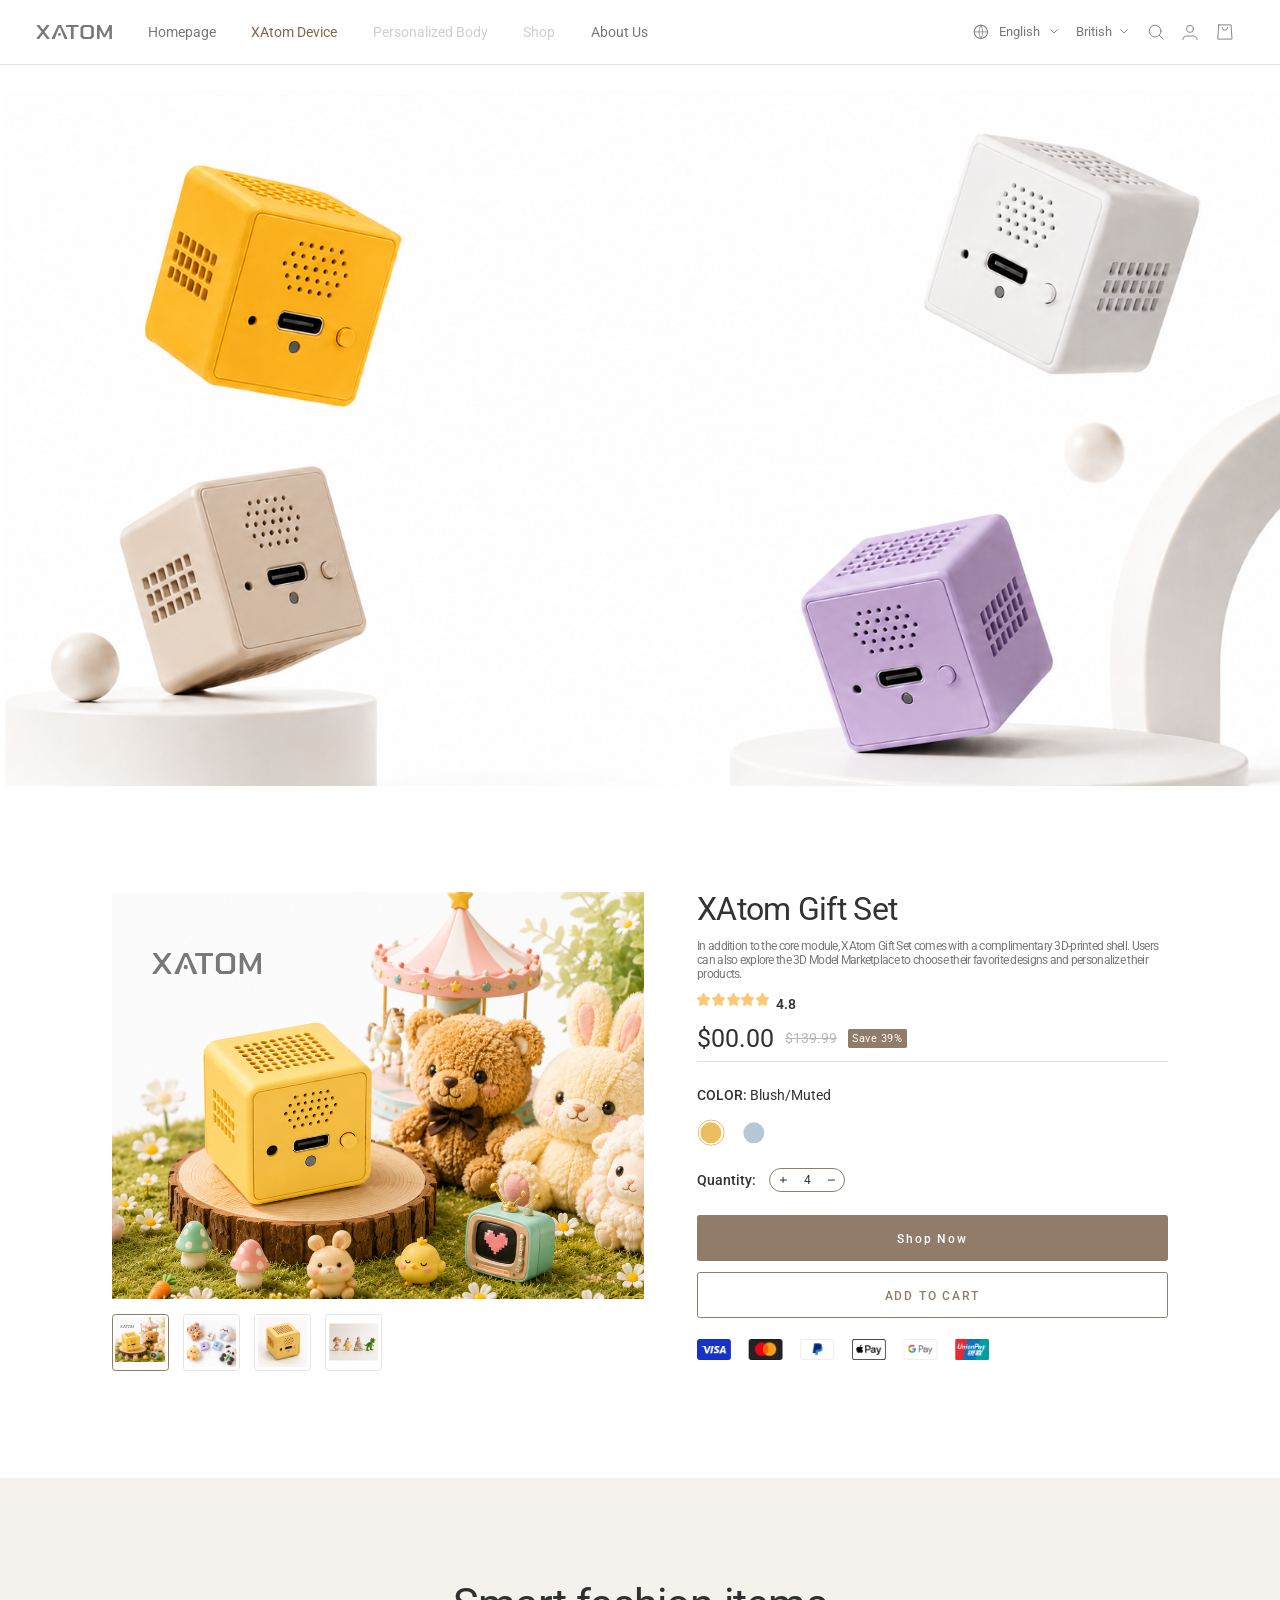
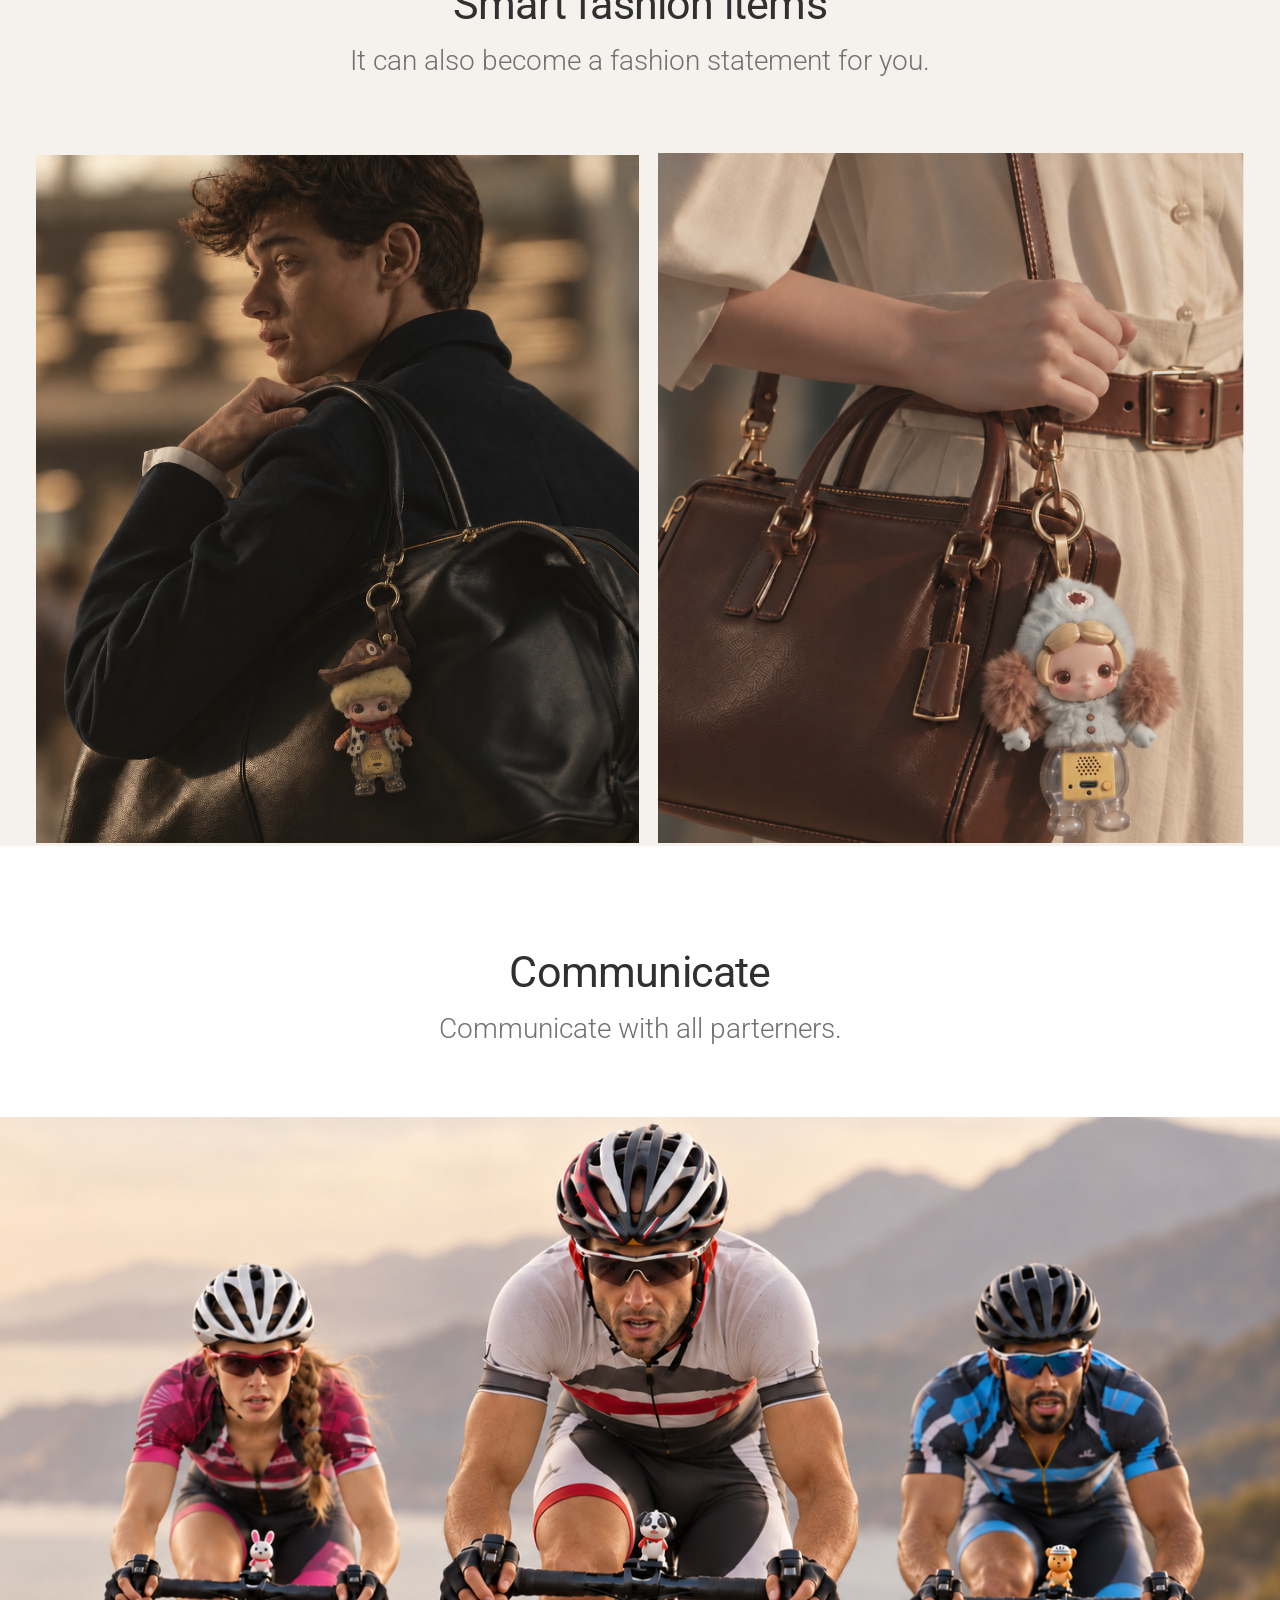
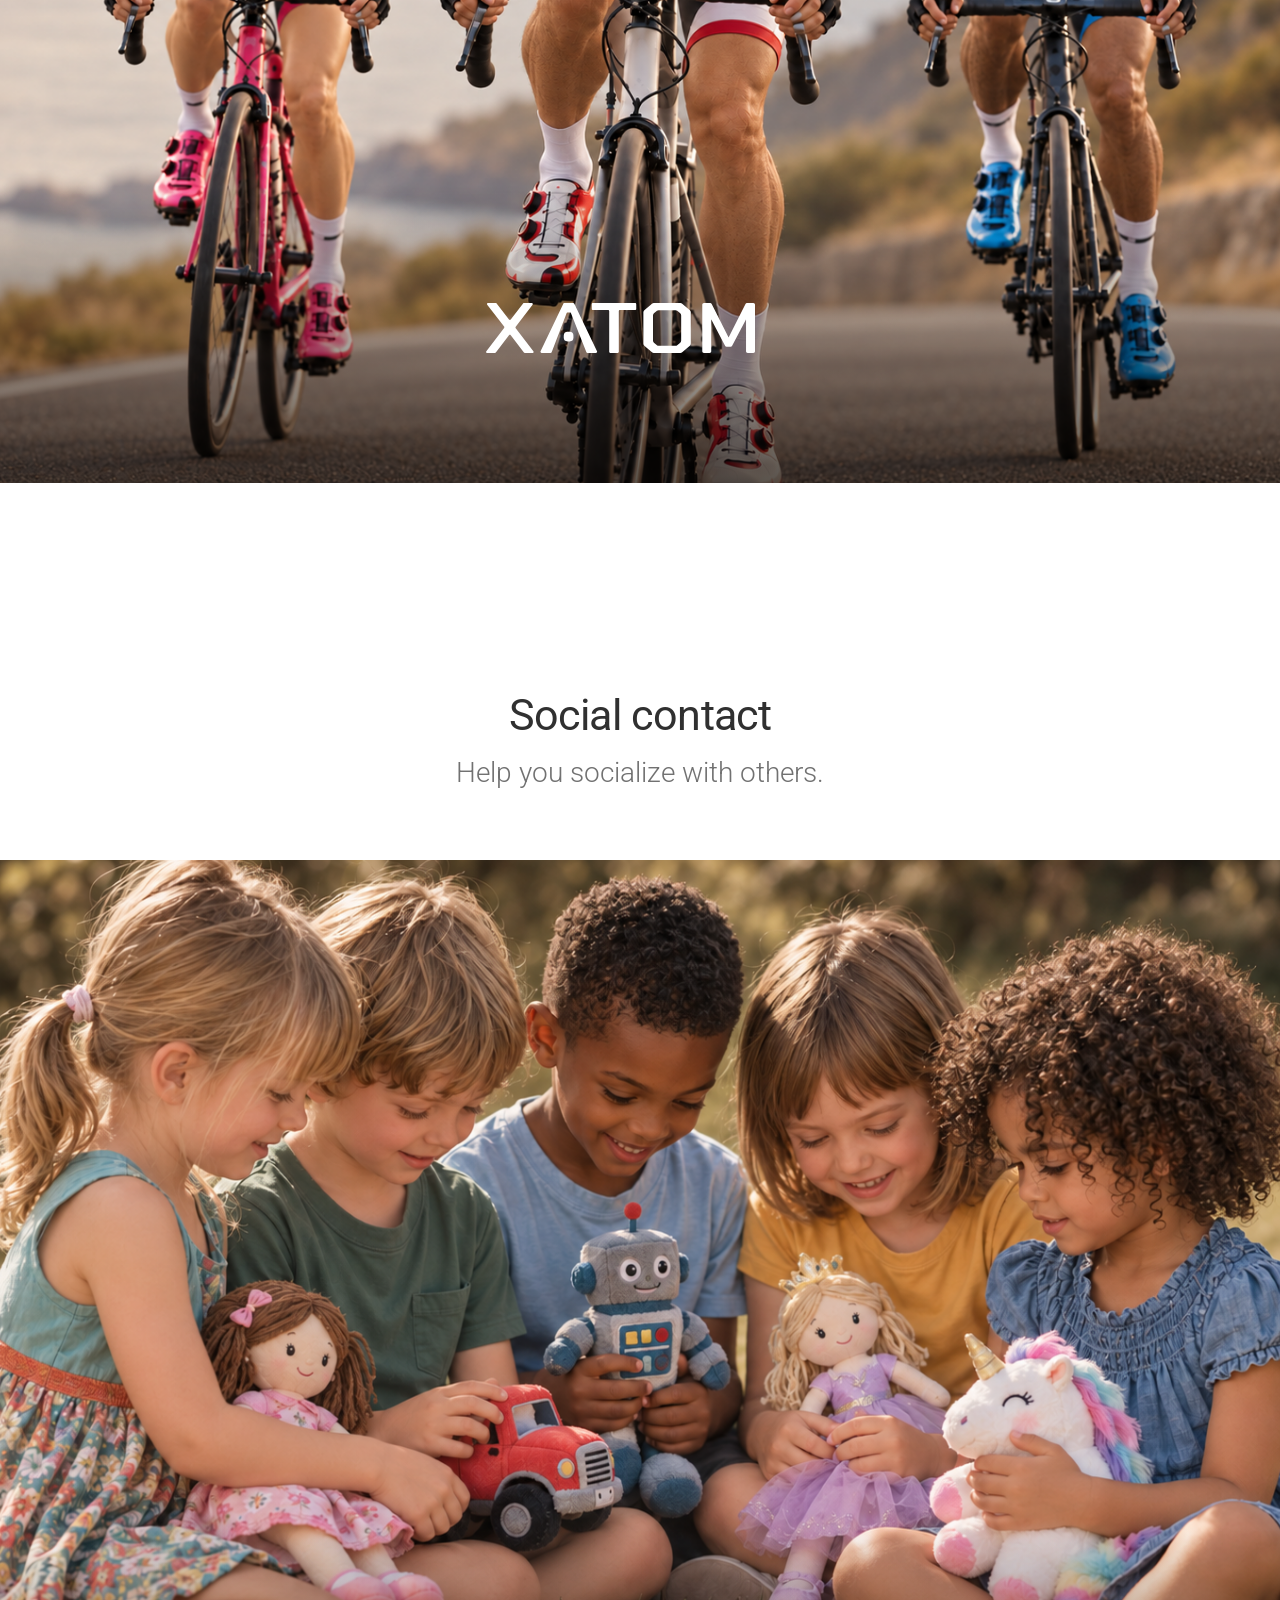
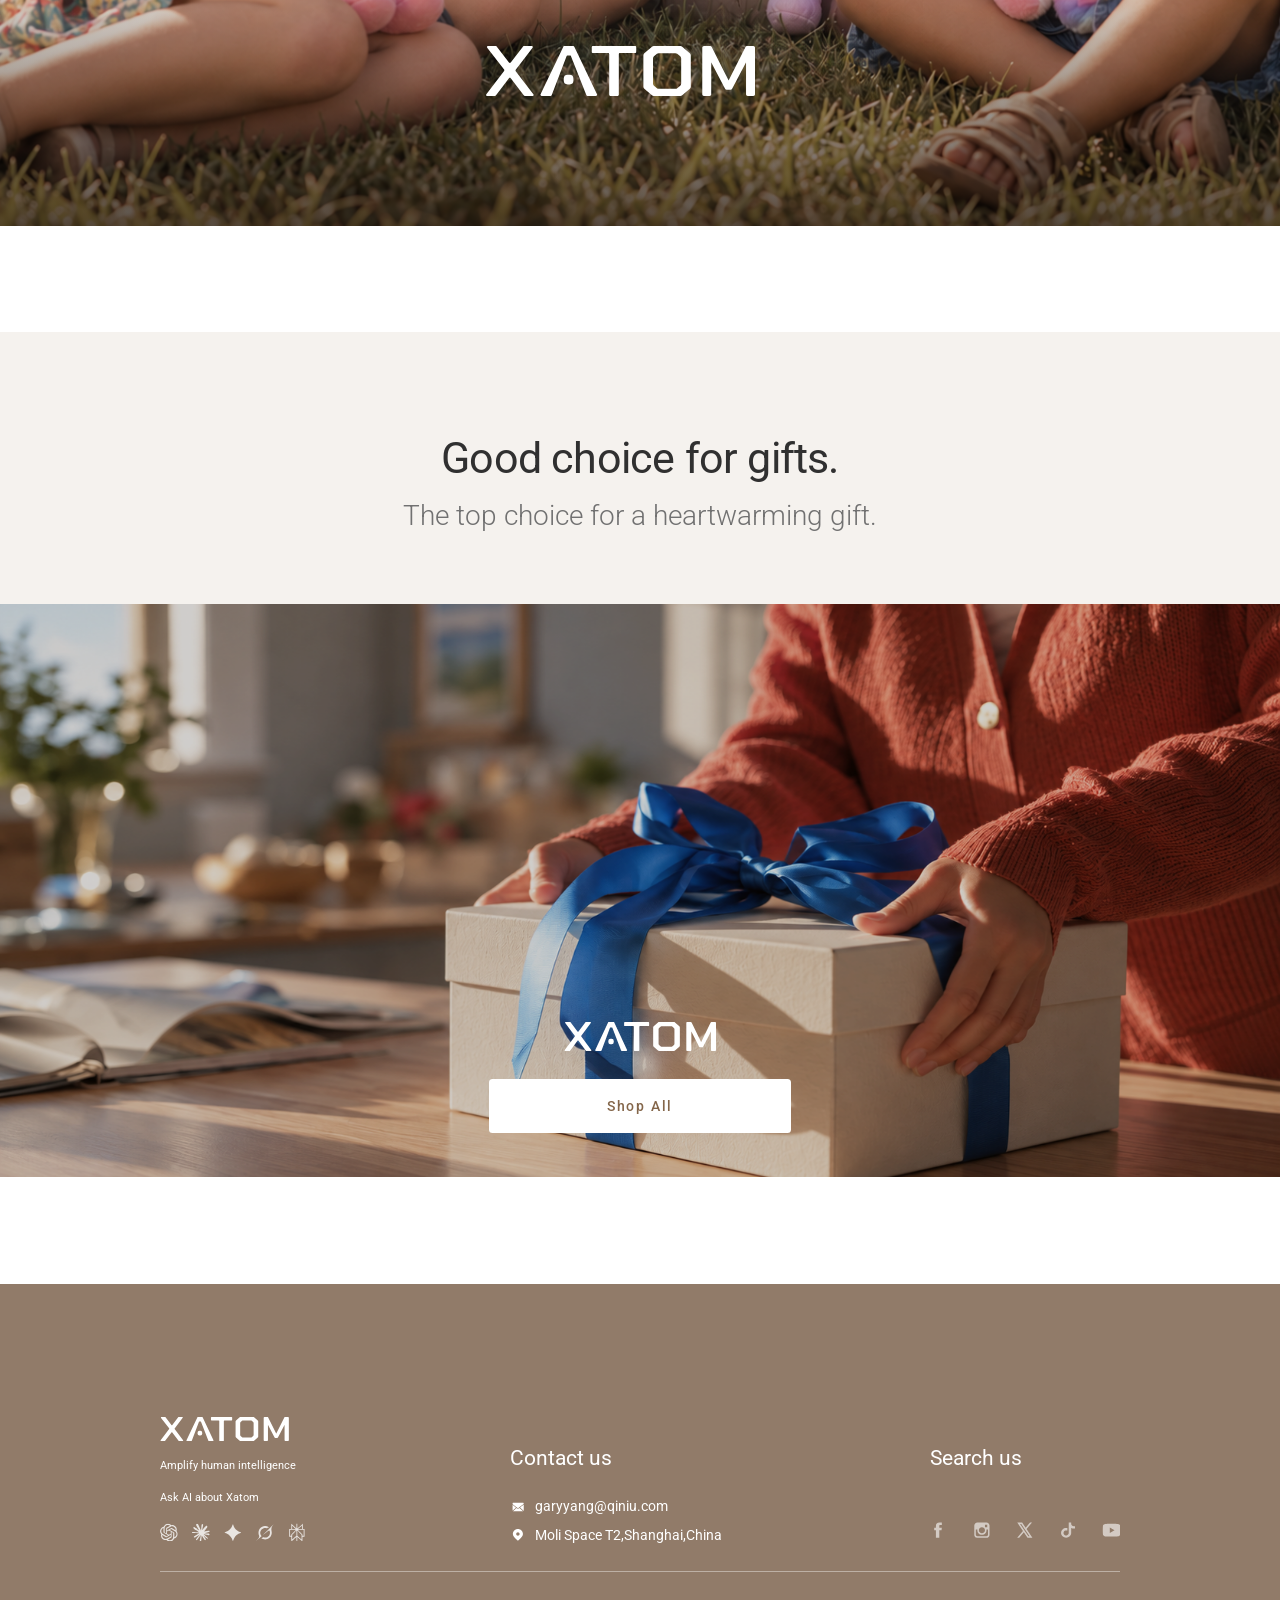
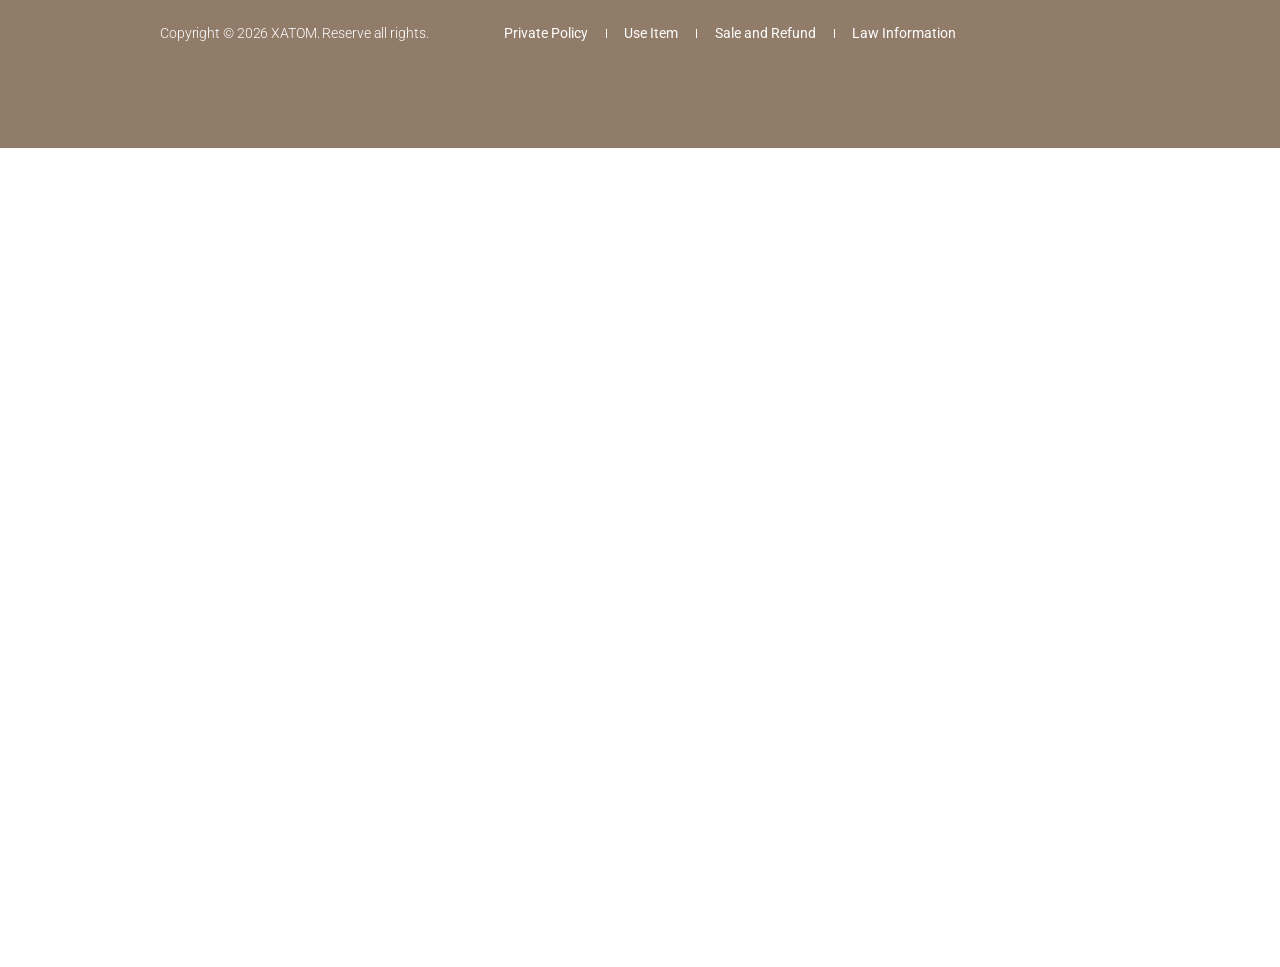
<file: xatom-device.html>
<!doctype html>
<html lang="en">
<head>
  <meta charset="UTF-8" />
  <meta name="viewport" content="width=device-width, initial-scale=1.0" />
  <script>
    (() => {
      const width = Number(new URLSearchParams(window.location.search).get('mobile-preview'));
      if (Number.isFinite(width) && width >= 320 && width <= 767) {
        document.documentElement.dataset.mobilePreview = '';
        document.documentElement.style.setProperty('--mobile-preview-width', `${width}px`);
      }
    })();
  </script>
  <title>XATOM Device</title>
  <link rel="stylesheet" href="product.css?v=site-language-1" />
  <link rel="stylesheet" href="footer.css?v=live-language-3" />
  <link rel="stylesheet" href="mobile-navigation.css?v=site-language-1" />
  <link rel="stylesheet" href="scroll-motion.css?v=2" />
  <style>
    html[data-mobile-preview]{min-width:0;background:#171717}
    html[data-mobile-preview] body.product-body{
      width:var(--mobile-preview-width);
      min-width:0;
      max-width:var(--mobile-preview-width);
      margin:0 auto;
      overflow-x:hidden;
      box-shadow:0 20px 60px rgba(0,0,0,.45);
    }
  </style>
  <link rel="stylesheet" href="language-picker.css?v=header-language-icon-1" />
  <link rel="stylesheet" href="product-purchase.css?v=mobile-spacing-6" />
</head>
<body class="product-body">
  <header class="mobile-site-nav" data-mobile-nav>
    <div class="mobile-site-header-row">
      <a class="mobile-site-wordmark" href="index.html#home" aria-label="XATOM home"><img src="assets/xatom-logo.svg" alt="" /></a>
      <nav class="mobile-site-actions" aria-label="Quick actions">
        <div class="mobile-header-language language-picker" data-language-picker><button class="language-trigger" type="button" data-language-trigger aria-label="Select language" aria-haspopup="menu" aria-expanded="false"><svg class="language-icon" viewBox="0 0 24 24" aria-hidden="true"><circle cx="12" cy="12" r="9" /><path d="M3 12h18M12 3a18 18 0 0 1 0 18 18 18 0 0 1 0-18Z" /></svg><span class="locale-label">English</span></button><div class="language-menu" role="menu" aria-label="Language" hidden><button type="button" role="menuitemradio" data-language-choice="en" aria-checked="true" lang="en">English</button><button type="button" role="menuitemradio" data-language-choice="zh-CN" aria-checked="false" lang="zh-CN">中文</button></div></div>
        <a class="mobile-site-action" href="#search" aria-label="Search"><svg viewBox="0 0 18 18" aria-hidden="true"><path d="M12.336 12.336C14.97 9.701 15.018 5.477 12.442 2.901C9.866.325 5.642.373 3.007 3.007.373 5.642.325 9.866 2.901 12.442 5.477 15.018 9.701 14.97 12.336 12.336ZM12.336 12.336 17 17"/></svg></a>
        <a class="mobile-site-action" href="#cart" aria-label="Cart, 0 items"><svg viewBox="0 0 20 18" aria-hidden="true"><path d="M3 1h14l1 16H2L3 1Z"/><path d="M7 4a3 3 0 0 0 6 0"/></svg><span class="mobile-site-cart-count" aria-hidden="true">0</span></a>
      </nav>
      <button class="mobile-site-menu-toggle" type="button" aria-expanded="false" aria-controls="product-mobile-menu" aria-label="Open menu" data-mobile-nav-toggle><span class="mobile-site-menu-label">Menu</span><span class="mobile-site-menu-icon" aria-hidden="true"><i></i><i></i><i></i></span></button>
    </div>
    <div class="mobile-site-menu-panel" id="product-mobile-menu" data-mobile-nav-panel>
      <nav class="mobile-site-main-nav" aria-label="Primary navigation"><a href="index.html#home">Homepage</a><a class="is-active" href="xatom-device.html" aria-current="page">XAtom Device</a><a class="is-disabled" aria-disabled="true" tabindex="-1">Personalized Body</a><a class="is-disabled" aria-disabled="true" tabindex="-1">Shop</a><a href="about-us.html">About Us</a></nav>
      <div class="mobile-site-divider" aria-hidden="true"></div>
      <nav class="mobile-site-utilities" aria-label="Utility navigation">
        <a class="mobile-site-utility has-chevron" href="#login"><svg viewBox="0 0 18 17" aria-hidden="true"><path d="M9 9a4 4 0 1 0 0-8 4 4 0 0 0 0 8Z"/><path d="M1 17c0-2.2 1.8-4 4-4h8c2.2 0 4 1.8 4 4"/></svg><span>Account</span></a>
        <a class="mobile-site-utility" href="#search"><svg viewBox="0 0 18 18" aria-hidden="true"><path d="M12.336 12.336C14.97 9.701 15.018 5.477 12.442 2.901C9.866.325 5.642.373 3.007 3.007.373 5.642.325 9.866 2.901 12.442 5.477 15.018 9.701 14.97 12.336 12.336ZM12.336 12.336 17 17"/></svg><span>Search</span></a>
        <a class="mobile-site-utility" href="#cart"><svg viewBox="0 0 20 18" aria-hidden="true"><path d="M3 1h14l1 16H2L3 1Z"/><path d="M7 4a3 3 0 0 0 6 0"/></svg><span>Cart</span></a>
        <div class="mobile-site-utility product-mobile-language language-picker" data-language-picker><button class="language-trigger" type="button" data-language-trigger aria-label="Select language" aria-haspopup="menu" aria-expanded="false"><span class="locale-label">Language: English</span><svg class="language-picker-chevron" viewBox="0 0 9 6" aria-hidden="true"><path d="M.75.75 4.5 4.5 8.25.75" /></svg></button><div class="language-menu" role="menu" aria-label="Language" hidden><button type="button" role="menuitemradio" data-language-choice="en" aria-checked="true" lang="en">English</button><button type="button" role="menuitemradio" data-language-choice="zh-CN" aria-checked="false" lang="zh-CN">中文</button></div></div>
      </nav>
    </div>
  </header>
  <main class="product-page">
    <header class="product-nav">
      <div class="product-primary-links">
        <a class="product-wordmark" href="index.html#home" aria-label="XATOM home">
          <img src="assets/xatom-logo.svg" alt="XATOM" />
        </a>
        <nav class="product-main-nav" aria-label="Primary navigation">
          <a href="index.html#home">Homepage</a>
          <a class="is-active" href="xatom-device.html" aria-current="page">XAtom Device</a>
          <a class="is-disabled" aria-disabled="true" tabindex="-1">Personalized Body</a>
          <a class="is-disabled" aria-disabled="true" tabindex="-1">Shop</a>
          <a href="about-us.html">About Us</a>
        </nav>
      </div>
      <nav class="product-tools" aria-label="Utility navigation">
        <div class="product-locale language-picker" data-language-picker><button class="language-trigger" type="button" data-language-trigger aria-label="Select language" aria-haspopup="menu" aria-expanded="false"><svg class="language-icon" viewBox="0 0 24 24" aria-hidden="true"><circle cx="12" cy="12" r="9" /><path d="M3 12h18M12 3a18 18 0 0 1 0 18 18 18 0 0 1 0-18Z" /></svg><span class="locale-label">English</span><svg class="language-picker-chevron" viewBox="0 0 9 6" aria-hidden="true"><path d="M.75.75 4.5 4.5 8.25.75" /></svg></button><div class="language-menu" role="menu" aria-label="Language" hidden><button type="button" role="menuitemradio" data-language-choice="en" aria-checked="true" lang="en">English</button><button type="button" role="menuitemradio" data-language-choice="zh-CN" aria-checked="false" lang="zh-CN">中文</button></div></div>
        <button class="product-locale" type="button"><span>British</span><svg viewBox="0 0 9 6" aria-hidden="true"><path d="M.75.75 4.5 4.5 8.25.75" /></svg></button>
        <a class="product-tool-icon" href="#search" aria-label="Search"><svg viewBox="0 0 18 18" aria-hidden="true"><circle cx="8" cy="8" r="6.6"/><path d="m12.7 12.7 4.3 4.3"/></svg></a>
        <a class="product-tool-icon" href="#login" aria-label="Login"><svg viewBox="0 0 18 17" aria-hidden="true"><circle cx="9" cy="5" r="4"/><path d="M1 17c0-2.2 1.8-4 4-4h8c2.2 0 4 1.8 4 4"/></svg></a>
        <a class="product-tool-icon product-bag" href="#cart" aria-label="Cart"><svg viewBox="0 0 20 18" aria-hidden="true"><path d="M3 1h14l1 16H2L3 1Z"/><path d="M7 4a3 3 0 0 0 6 0"/></svg></a>
      </nav>
    </header>

    <section class="product-hero has-video" aria-labelledby="product-hero-title">
      <picture><source media="(max-width:767px)" srcset="assets/device/hero-mobile.png" /><img class="product-hero-image" src="assets/device/hero.png" alt="XATOM AI assistant in four colours" /></picture>
      <video class="product-hero-video" muted autoplay playsinline preload="metadata" aria-hidden="true" tabindex="-1"><source src="assets/device/product-hero-animation.m4v" type="video/mp4" /></video>
      <div class="product-hero-copy">
        <h1 id="product-hero-title">Physical Muse AI assistant</h1>
        <p>Compact, portable AI agents with instant access to intelligent capabilities.</p>
      </div>
    </section>

    <section class="product-purchase" id="product" aria-labelledby="product-title">
      <div class="purchase-layout">
        <div class="product-gallery">
          <div class="product-main-image" role="group" aria-label="Product images">
            <div data-gallery-view="gift" id="product-gallery-view-gift"><div class="gallery-view gallery-view-gift"><div class="gift-scene-window"><img src="assets/device/gift-set/gift-scene.png" alt="XATOM gift set with companion shells" /></div><img class="gift-scene-brand" src="assets/device/gift-set/wordmark.svg" alt="XATOM" /></div></div>
            <div class="gallery-view gallery-view-casings" data-gallery-view="casings" id="product-gallery-view-casings" hidden><img class="gallery-photo" src="assets/device/gift-set/casings.png" alt="Personalized XATOM casings" /><img class="gallery-casings-brand" src="assets/device/gift-set/wordmark.svg" alt="XATOM" /></div>
            <div class="gallery-view gallery-view-device" data-gallery-view="device" id="product-gallery-view-device" hidden><img class="gallery-photo" src="assets/device/gift-set/device.png" alt="Yellow XATOM device" /><p class="gallery-caption">XAtom core ai hardware</p></div>
            <div class="gallery-view gallery-view-characters" data-gallery-view="characters" id="product-gallery-view-characters" hidden><img class="gallery-photo" src="assets/device/gift-set/characters.png" alt="XATOM character shell collection" /><p class="gallery-caption">Free 3D-Printed Case Included</p></div>
          </div>
          <div class="product-thumbnails" aria-label="Product thumbnails">
            <button class="is-selected" type="button" data-gallery-target="gift" aria-label="View gift set" aria-controls="product-gallery-view-gift" aria-current="true"><span class="product-thumbnail-crop"><span class="gift-thumbnail-art"><div class="gallery-view gallery-view-gift"><div class="gift-scene-window"><img src="assets/device/gift-set/gift-scene.png" alt="XATOM gift set with companion shells" /></div><img class="gift-scene-brand" src="assets/device/gift-set/wordmark.svg" alt="XATOM" /></div></span></span></button>
            <button type="button" data-gallery-target="casings" aria-label="View personalized casings" aria-controls="product-gallery-view-casings" aria-current="false"><span class="product-thumbnail-crop thumbnail-casings"><img src="assets/device/gift-set/casings.png" alt="" /></span></button>
            <button type="button" data-gallery-target="device" aria-label="View yellow XATOM device" aria-controls="product-gallery-view-device" aria-current="false"><span class="product-thumbnail-crop thumbnail-device"><img src="assets/device/gift-set/device.png" alt="" /></span></button>
            <button type="button" data-gallery-target="characters" aria-label="View character shell collection" aria-controls="product-gallery-view-characters" aria-current="false"><span class="product-thumbnail-crop thumbnail-characters"><img src="assets/device/gift-set/characters.png" alt="" /></span></button>
          </div>
        </div>
        <div class="product-details">
          <div class="product-meta">
            <h2 id="product-title">XAtom Gift Set</h2>
            <p class="product-description">In addition to the core module, XAtom Gift Set comes with a complimentary 3D-printed shell. Users can also explore the 3D Model Marketplace to choose their favorite designs and personalize their products.</p>
            <div class="rating">
              <span class="stars" aria-label="5 out of 5 stars">
                <img src="assets/device/product-star.svg" alt="" /><img src="assets/device/product-star.svg" alt="" /><img src="assets/device/product-star.svg" alt="" /><img src="assets/device/product-star.svg" alt="" /><img src="assets/device/product-star.svg" alt="" />
              </span>
              <strong>4.8</strong>
            </div>
            <div class="price"><span class="price-label">Price:</span><strong>$00.00</strong><del>$139.99</del><span class="price-discount">Save 39%</span></div>
          </div>
          <div class="colour-picker">
            <strong>COLOR: <span data-colour-name>Blush/Muted</span></strong>
            <div><button class="yellow is-selected" type="button" aria-label="Blush/Muted" aria-pressed="true" data-colour="Blush/Muted"></button><button class="blue" type="button" aria-label="Mist Blue" aria-pressed="false" data-colour="Mist Blue"></button></div>
          </div>
          <div class="quantity-picker">
            <strong>Quantity:</strong>
            <div class="quantity-control" role="group" aria-label="Quantity">
              <button type="button" aria-label="Increase quantity" data-quantity-increase></button>
              <output aria-live="polite" data-quantity-value>4</output>
              <button type="button" aria-label="Decrease quantity" data-quantity-decrease></button>
            </div>
          </div>
          <div class="purchase-actions"><button type="button">Shop Now</button><button type="button">ADD TO CART</button></div>
          <img class="payment-methods" src="assets/device/payment-methods.png" alt="Visa, Mastercard, PayPal, Apple Pay, Google Pay and UnionPay" />
        </div>
      </div>
    </section>

    <div class="product-lower-content">
    <section class="product-feature product-size product-feature-fashion" aria-labelledby="fashion-style-title">
      <div class="feature-heading">
        <h2 id="fashion-style-title">Smart fashion items</h2>
        <p>It can also become a fashion statement for you.</p>
      </div>
      <div class="fashion-images">
        <figure class="fashion-image fashion-image-left">
          <img src="assets/device/figma-fashion-left.png" alt="XATOM character charm attached to a black bag" />
        </figure>
        <figure class="fashion-image fashion-image-right">
          <img src="assets/device/figma-fashion-right.png" alt="XATOM character charm attached to a brown handbag" />
        </figure>
      </div>
    </section>

    <section class="product-feature product-fashion product-feature-scene product-feature-communicate" aria-labelledby="communicate-title">
      <div class="feature-heading">
        <h2 id="communicate-title">Communicate</h2>
        <p>Communicate with all parterners.</p>
      </div>
      <div class="feature-scene-visual">
        <img class="feature-scene-image" src="assets/device/figma-communicate.png" alt="Three cyclists riding together" />
        <div class="feature-scene-gradient" aria-hidden="true"></div>
        <img class="feature-scene-brand" src="assets/device/figma-xatom-white.svg" alt="XATOM" />
      </div>
    </section>

    <section class="product-feature product-ways product-feature-scene product-feature-social" aria-labelledby="social-title">
      <div class="feature-heading">
        <h2 id="social-title">Social contact</h2>
        <p>Help you socialize with others.</p>
      </div>
      <div class="feature-scene-visual">
        <img class="feature-scene-image" src="assets/device/figma-social-contact.png" alt="Children playing together with toys" />
        <div class="feature-scene-gradient" aria-hidden="true"></div>
        <img class="feature-scene-brand" src="assets/device/figma-xatom-white.svg" alt="XATOM" />
      </div>
    </section>

    <section class="product-feature product-gift-set product-gift-heading" aria-labelledby="gift-set-title">
      <div class="feature-heading">
        <h2 id="gift-set-title">Good choice for gifts.</h2>
        <p>The top choice for a heartwarming gift.</p>
      </div>
    </section>

    <section class="personalized-banner" id="personalized-gifts" aria-labelledby="personalized-title">
      <img class="personalized-image" src="assets/device/figma-gifts.png" alt="A gift box tied with a blue ribbon" />
      <div class="personalized-overlay"></div>
      <div class="personalized-copy">
        <h2 id="personalized-title" class="visually-hidden">Good choice for gifts</h2>
        <img class="personalized-brand" src="assets/device/figma-xatom-white-small.svg" alt="XATOM" />
        <a href="#collections">Shop All</a>
      </div>
    </section>


    </div>
    <footer class="product-footer site-footer" id="site-footer">
      <div class="site-footer-inner">
        <div class="site-footer-top">
          <div class="site-footer-brand">
            <img class="site-footer-logo" src="assets/xatom-logo.svg" alt="XATOM" />
            <p>Amplify human intelligence</p>
            <p>Ask AI about Xatom</p>
            <div class="site-footer-ai" aria-label="AI services">
              <span class="site-footer-sprite" style="--sprite-x:180px;--sprite-y:273px"><img src="assets/footer.svg" alt="" /></span>
              <span class="site-footer-sprite" style="--sprite-x:216px;--sprite-y:273px"><img src="assets/footer.svg" alt="" /></span>
              <span class="site-footer-sprite" style="--sprite-x:252px;--sprite-y:273px"><img src="assets/footer.svg" alt="" /></span>
              <span class="site-footer-sprite" style="--sprite-x:288px;--sprite-y:273px"><img src="assets/footer.svg" alt="" /></span>
              <span class="site-footer-sprite" style="--sprite-x:324px;--sprite-y:273px"><img src="assets/footer.svg" alt="" /></span>
            </div>
          </div>
          <div class="site-footer-column site-footer-contact">
            <h2>Contact us</h2>
            <a href="mailto:garyyang@qiniu.com"><span class="site-footer-sprite mail-icon" style="--sprite-x:576px;--sprite-y:246.565px"><img src="assets/footer.svg" alt="" /></span><span>garyyang@qiniu.com</span></a>
            <p><span class="site-footer-sprite" style="--sprite-x:573.5px;--sprite-y:273px"><img src="assets/footer.svg" alt="" /></span><span>Moli Space T2,Shanghai,China</span></p>
          </div>
          <div class="site-footer-column site-footer-social">
            <h2>Search us</h2>
            <div class="site-footer-social-links">
              <a href="#facebook" aria-label="Facebook"><span class="site-footer-sprite" style="--sprite-x:1052px;--sprite-y:268px"><img src="assets/footer.svg" alt="" /></span></a>
              <a href="#instagram" aria-label="Instagram"><span class="site-footer-sprite" style="--sprite-x:1097px;--sprite-y:268px"><img src="assets/footer.svg" alt="" /></span></a>
              <a href="#x" aria-label="X"><span class="site-footer-sprite" style="--sprite-x:1143px;--sprite-y:268px"><img src="assets/footer.svg" alt="" /></span></a>
              <a href="#tiktok" aria-label="TikTok"><span class="site-footer-sprite" style="--sprite-x:1188px;--sprite-y:268px"><img src="assets/footer.svg" alt="" /></span></a>
              <a href="#youtube" aria-label="YouTube"><span class="site-footer-sprite" style="--sprite-x:1235px;--sprite-y:268px"><img src="assets/footer.svg" alt="" /></span></a>
            </div>
          </div>
        </div>
        <div class="site-footer-bottom">
          <p>Copyright © 2026 XATOM. Reserve all rights.</p>
          <nav class="site-footer-legal" aria-label="Legal navigation">
            <a href="#privacy">Private Policy</a><i aria-hidden="true"></i>
            <a href="#terms">Use Item</a><i aria-hidden="true"></i>
            <a href="#refunds">Sale and Refund</a><i aria-hidden="true"></i>
            <a href="#legal">Law Information</a>
          </nav>
        </div>
      </div>
    </footer>
  </main>
  <script src="product.js?v=gallery-captions-2"></script>
  <script src="mobile-navigation.js?v=site-language-1" defer></script>
  <script src="site-language.js?v=header-language-icon-1" defer></script>
  <script src="scroll-motion.js?v=5-product-figma-features" defer></script>
</body>
</html>
</file>
<file: product.css>
*{box-sizing:border-box}
html{scroll-behavior:smooth}
@font-face{font-family:"Roboto";src:url("assets/fonts/Roboto-Variable.ttf") format("truetype");font-weight:100 900;font-style:normal;font-display:swap}
@font-face{font-family:"Outfit";src:url("assets/fonts/Outfit-Variable.ttf") format("truetype");font-weight:100 900;font-style:normal;font-display:swap}
body{margin:0;width:1440px;min-width:1440px;background:#fff;color:#303030;font-family:Roboto,Arial,Helvetica,sans-serif;zoom:var(--product-preview-scale,1)}
button,a{font:inherit}
.product-page{position:relative;width:1440px;height:8926px;background:#fff;overflow:hidden}
.product-nav{position:absolute;z-index:20;left:0;top:0;width:1440px;height:72px;padding:14px 40px;display:flex;align-items:center;justify-content:space-between;gap:0;background:#fff;box-shadow:0 1px 0 #e0e0e0}
.product-primary-links{width:calc(100% - 318px);min-width:0;height:28px;display:flex;align-items:center;gap:40px}
.product-wordmark{display:flex;align-items:center;width:86px;height:16px;flex:0 0 86px}
.product-wordmark img{display:block;width:86px;height:16px}
.product-main-nav{height:28px;display:flex;align-items:center;gap:40px;flex:1 1 auto;min-width:0}
.product-main-nav a{height:28px;color:#787878;text-decoration:none;font-size:16px;line-height:28px;white-space:nowrap}
.product-main-nav a.is-active,.product-main-nav a[aria-current="page"],.product-main-nav a:hover,.product-main-nav a:focus-visible{color:#846549}
body,body *{font-family:Roboto,Arial,Helvetica,sans-serif !important}
.product-tools{position:absolute;top:19px;right:40px;width:278.4px;height:34px;flex:0 0 278.4px;display:flex;align-items:center;gap:20px}
.product-locale{height:34px;padding:4px 0;display:flex;align-items:center;gap:10px;border:0;background:none;color:#787878;font-size:15px;line-height:26px}
.product-locale:first-child{width:68.4px;height:25px}
.product-locale[data-language-toggle]{cursor:pointer}
.product-locale:nth-child(2){width:62px}
.product-locale svg{width:9px;height:6px;overflow:visible}
.product-locale path,.product-tool-icon svg{fill:none;stroke:#787878;stroke-width:1;stroke-linecap:round;stroke-linejoin:round}
.product-tool-icon{display:block;width:18px;height:18px;line-height:0}
.product-tool-icon svg{display:block;width:100%;height:100%}
.product-tool-icon.product-bag{width:20px;height:18px}
.product-hero{position:absolute;left:4px;top:101px;width:1440px;height:783px;overflow:hidden}
.product-hero-image{position:absolute;left:-20px;top:-25px;width:1480.1px;height:833px;object-fit:cover}
.product-hero-video{position:absolute;z-index:1;left:-20px;top:-25px;width:1480.1px;height:833px;object-fit:cover;opacity:0}
.product-hero.is-playing .product-hero-video{opacity:1}
.product-hero-video.is-finished{display:none}
.product-hero.has-video:not(.is-playing) .product-hero-copy{opacity:0}
.product-hero.is-playing .product-hero-copy h1{animation:product-hero-reveal 1.6s .15s both}
.product-hero.is-playing .product-hero-copy p{animation:product-hero-reveal 1.8s .55s both}
@keyframes product-hero-reveal{from{opacity:0;transform:translateY(20px)}to{opacity:1;transform:translateY(0)}}
@media(prefers-reduced-motion:reduce){.product-hero.is-playing .product-hero-copy h1,.product-hero.is-playing .product-hero-copy p{animation:none}}
.product-hero-copy{position:absolute;z-index:3;left:392px;top:332px;width:709px;height:120px;display:flex;flex-direction:column;align-items:center;gap:12px;text-align:center}
.product-hero-copy h1{width:709px;height:52px;margin:0;color:#787878;font-family:Outfit,Roboto,Arial,Helvetica,sans-serif !important;font-size:48px;line-height:52px;font-weight:400;letter-spacing:-1px}
.product-hero-copy p{width:709px;height:56px;margin:0;color:#303030;font-size:24px;line-height:28px;font-weight:300}
.product-purchase{position:absolute;z-index:4;left:0;top:884px;width:1440px;height:787.25px;padding:120px 0;background:#fff}
.purchase-layout{width:1187.59px;height:547.25px;margin:0 auto;display:flex;align-items:center;gap:60px}
.product-gallery{width:598px;height:538px;display:flex;flex-direction:column;gap:16px;align-items:flex-start}
.product-main-image{width:598px;height:458px;border-radius:20px;overflow:hidden;background:#fff}
.product-main-image img{display:block;width:610px;height:457.5px;margin-left:-12px;object-fit:cover}
.product-thumbnails{height:64px;display:flex;align-items:flex-start;gap:16px}
.product-thumbnails button{position:relative;width:64px;height:64px;padding:0;overflow:hidden;border:1px solid #917b69;border-radius:4px;background:#fff;cursor:pointer}
.product-thumbnail-crop{position:absolute;left:50%;top:50%;width:56px;height:56px;overflow:hidden;transform:translate(-50%,-50%)}
.product-thumbnail-crop img{position:absolute;left:calc(50% + .39px);top:calc(50% - .03px);display:block;width:79.557px;height:59.668px;max-width:none;object-fit:cover;transform:translate(-50%,-50%)}
.product-details{width:529.59px;height:547.25px;display:flex;flex-direction:column;align-items:flex-start;gap:32px}
.product-meta{position:relative;width:529.59px;height:156.25px;flex:0 0 156.25px;border-bottom:1px solid #e0e0e0}
.product-meta h2{position:absolute;left:0;top:0;height:40px;margin:0;font-size:36px;line-height:40px;font-weight:400;letter-spacing:-.8px;color:#333}
.rating{position:absolute;left:0;top:57px;height:17px;display:flex;align-items:center;gap:8px;color:#333}
.rating .stars{height:14px;display:flex;align-items:center;gap:2px}
.rating .stars img{display:block;width:14.59px;height:13.996px}
.rating strong{width:22.45px;height:17px;font-size:15.6px;line-height:27.73px;font-weight:600}
.price{position:absolute;left:0;top:99px;height:31px;display:flex;align-items:center;gap:13px}
.price-label{display:none!important}
.price strong{font-size:27.9px;line-height:49px;font-weight:400}
.price del{font-size:15.9px;color:#999;opacity:.7}
.price span{height:20.8px;padding:3px 4px;background:#917b69;color:#fff;border-radius:2px;font-size:12px;letter-spacing:.5px}
.colour-picker{width:529.59px;display:flex;flex-direction:column;gap:16px}
.colour-picker strong,.quantity-picker>strong{font-size:16px;line-height:27.73px;font-weight:500;color:#333}
.colour-picker strong span{font-weight:400}
.colour-picker>div{height:32px;display:flex;gap:8px}
.colour-picker button{width:32px;height:32px;border:0;border-radius:50%;cursor:pointer}
.colour-picker>div{gap:16px}
.colour-picker .is-selected{outline:1px solid #917b69;outline-offset:2px}
.yellow{background:#ffc75c}.blue{background:#b6c8d4}
.quantity-picker{width:529.59px;display:flex;align-items:flex-start;gap:16px}
.quantity-control{box-sizing:border-box;width:86px;height:26px;padding:4px 8px;display:flex;align-items:center;gap:16px;border:1px solid #917b69;border-radius:20px;color:#303030}
.quantity-control button{position:relative;width:14px;height:14px;flex:0 0 14px;padding:0;border:0;background:none;color:#303030;cursor:pointer}
.quantity-control button::before{content:"";position:absolute;left:50%;top:50%;width:7px;height:1px;background:#303030;transform:translate(-50%,-50%)}
.quantity-control button[data-quantity-increase]::after{content:"";position:absolute;left:50%;top:50%;width:1px;height:7px;background:#303030;transform:translate(-50%,-50%)}
.quantity-control output{width:8px;height:16px;flex:0 0 8px;display:flex;align-items:center;justify-content:center;color:#303030;font-family:Roboto,Arial,Helvetica,sans-serif;font-size:14px;font-weight:400;line-height:16px;text-align:center}
.purchase-actions{width:529.59px;height:114px;display:flex;flex-direction:column;gap:10px}
.purchase-actions button{width:529.59px;height:52px;border:0;border-radius:3px;background:#917b69;color:#fff;font-size:14px;line-height:52px;font-weight:500;letter-spacing:2px;cursor:pointer}
.purchase-actions button+button{background:#fff;color:#917b69;border:1px solid #917b69}
.payment-methods{display:block;width:328px;height:24px;object-fit:contain;object-position:left center}
.product-feature{position:absolute;left:0;width:1440px;background:#fff}
.feature-heading{height:105px;display:flex;flex-direction:column;align-items:center;justify-content:center;gap:23px}
.feature-heading h2{height:44px;margin:0;color:#303030;font-size:48px;line-height:44px;font-weight:400;letter-spacing:-.9px;text-align:center}
.feature-heading p{height:38px;margin:0;color:#717171;font-size:32px;line-height:38px;font-weight:300;text-align:center}
.product-size{top:1663px;height:1049px;padding:120px 0;display:flex;flex-direction:column;align-items:center;gap:74px}
.product-size .feature-heading{width:426px}
.size-visual{position:relative;width:1440px;height:630px;flex:0 0 630px;overflow:hidden;background:#b7b7b7}
.size-background{position:absolute;left:0;top:-497px;width:1748px;height:1311px;object-fit:cover}
.size-shade{position:absolute;left:-15px;top:0;width:1256px;height:630px;background:linear-gradient(90deg,#432000 0,rgba(255,255,255,.04) 91.35%);mix-blend-mode:multiply}
.size-diagram{position:absolute;z-index:3;left:43.33px;top:262.17px;width:550px;height:181px}
.size-visual>p{position:absolute;z-index:3;left:85px;top:487px;width:549px;height:38px;margin:0;color:#fff;font-size:16px;line-height:19px}
.product-fashion{top:2712px;height:1209px;padding:120px 0;display:flex;flex-direction:column;align-items:center;gap:80px}
.fashion-heading{width:668px}
.fashion-images{width:1440px;height:784px;padding:4px 40px;display:flex;justify-content:space-between;gap:17px}
.fashion-images img{display:block;height:776px;object-fit:cover}
.fashion-images img:first-child{width:679px;object-position:center top}
.fashion-images img:last-child{width:660px;object-position:center bottom}
.product-ways{top:3906px;height:1910px;padding:120px 0 0;background:#f5f2ee;display:flex;flex-direction:column;align-items:center;gap:80px}
.ways-heading{width:365px}
.ways-panels{width:1440px;height:1605px;display:flex;flex-direction:column;gap:20px}
.way-panel{position:relative;width:1440px;height:810px;overflow:hidden;background:#fff}
.way-panel-model{height:775px}
.way-background{position:absolute;left:0;width:1440px;max-width:none;object-fit:cover}
.way-panel-object .way-background{top:1px;height:810.431px}
.way-panel-model .way-background{top:-35px;height:810px}
.way-gradient{position:absolute;left:0;background:linear-gradient(270deg,#fff 2.404%,#5e5c5a 100%);mix-blend-mode:multiply}
.way-panel-object .way-gradient{top:1px;width:762px;height:808px}
.way-panel-model .way-gradient{top:0;width:754px;height:775px}
.way-copy{position:absolute;left:86px;top:95px;width:422.48px;height:621px;display:flex;flex-direction:column;gap:45px}
.way-copy-model{top:89px;height:598px}
.way-step{width:422px;display:flex;flex-direction:column;gap:23px}
.way-step:first-child{height:298px}.way-step:last-child{height:278px;gap:29px}
.way-panel-model .way-step:first-child{height:275px}
.way-step-media{position:relative;display:block;height:206px;overflow:hidden;border:1px solid rgba(255,255,255,.4);border-radius:12px;background:transparent}
.way-object-views{width:422px}
.way-object-insert{width:422px;height:203px}
.way-model-views{width:418px}
.way-model-insert{width:421px;height:203px}
.way-crop{position:absolute;display:block;overflow:hidden}
.way-crop img{position:absolute;display:block;max-width:none;pointer-events:none}
.way-rabbit-front{left:74px;top:14px;width:126.32px;height:176.848px}
.way-rabbit-front img{left:-85.22%;top:-3.73%;width:267.3%;height:107.45%}
.way-rabbit-back{left:229px;top:8px;width:119.671px;height:188.21px}
.way-rabbit-back img{left:-89.09%;top:0;width:279.45%;height:100%}
.way-rabbit-insert{left:-1px;top:4px;width:240px;height:194.769px}
.way-rabbit-insert img{left:0;top:0;width:144.2%;height:100%}
.way-duck-front{left:63px;top:15px;width:113.681px;height:173.788px}
.way-duck-front img{left:-29.62%;top:-10.53%;width:276.49%;height:120.58%}
.way-duck-back{left:209.35px;top:15px;width:113.681px;height:173.788px}
.way-duck-back img{left:-145.78%;top:-4.99%;width:276.49%;height:120.58%}
.way-duck-insert{left:125px;top:-2px;width:165.028px;height:203.729px}
.way-duck-insert img{left:0;top:5.49%;width:100%;height:92.61%}
.way-step p{width:415px;margin:0;display:flex;align-items:flex-start;gap:8px;color:#fff;font-size:20px;line-height:23px}
.way-step p span{display:grid;place-items:center;width:23px;height:23px;flex:0 0 23px;border:1px solid #fff;border-radius:50%;font-size:16px;line-height:16px}
.product-gift-set{top:5796px;height:1802.7px;padding:240px 0 244px;display:flex;flex-direction:column;align-items:center;gap:80px;background:#fff}
.gift-heading{width:481px}
.gift-components{position:relative;width:1312px;height:234.27px}
.gift-components-art{position:absolute;left:0;top:0;width:1312px;height:172px;overflow:hidden}
.gift-components-art img{display:block;width:996px;height:172px;margin:0 auto;object-fit:contain}
.gift-components p{position:absolute;left:231.5px;bottom:0;width:849px;height:23px;margin:0;color:#717171;font-size:20px;line-height:23px;text-align:center}
.gift-lifestyle{display:block;width:1456px;height:819.44px;flex:0 0 819.44px;object-fit:cover}
.personalized-banner{position:absolute;z-index:7;left:0;top:7578px;width:1440px;height:645px;overflow:hidden;background:#fff}
.personalized-image{position:absolute;left:0;top:-62px;width:1440px;height:810.43px;object-fit:cover}
.personalized-overlay{position:absolute;inset:0;background:rgba(24,11,2,.6)}
.personalized-copy{position:absolute;left:493px;top:257px;width:453px;height:132px;display:flex;flex-direction:column;align-items:center;gap:40px}
.personalized-copy h2{width:453px;height:52px;margin:0;color:#fff;font-family:Outfit!important;font-size:48px;line-height:52px;font-weight:300;letter-spacing:-1px;text-align:center}
.personalized-copy a{width:340px;height:40px;display:flex;align-items:center;justify-content:center;background:#fff;border-radius:4px;color:#84664a;text-decoration:none;font-size:16px;font-weight:300;line-height:16px;letter-spacing:2px}
.product-footer{position:absolute;left:0;bottom:0;width:1440px;height:523px;padding:120px 52px;display:flex;justify-content:center;background:#917b69;color:#fff}
.footer-inner{width:1080px;height:283px;display:flex;flex-direction:column;gap:60px}
.footer-top{width:1080px;height:204px;padding:30px 0;display:flex;justify-content:space-between;align-items:flex-end;border-bottom:1px solid rgba(255,255,255,.4)}
.footer-brand{width:164px;height:143px;display:flex;flex-direction:column;align-items:flex-start;gap:21px}
.footer-brand img{width:144.95px;height:27px;filter:brightness(0) invert(1)}
.footer-brand p{width:164px;margin:0;font-size:12px;line-height:15px}
.ai-links{width:164px;height:20px;display:flex;justify-content:space-between;align-items:center;font-size:18px;opacity:.8}
.footer-column{width:243px;height:110px;display:flex;flex-direction:column;justify-content:flex-end;align-items:flex-start;gap:12px}
.footer-column h2{height:28px;margin:0 0 18px;font-size:24px;line-height:28px;font-weight:400}
.footer-column a,.footer-column p{height:20px;margin:0;display:flex;align-items:center;gap:8px;color:#fff;text-decoration:none;font-size:16px;line-height:19px}
.footer-social{width:214px;justify-content:space-between;gap:30px}
.footer-social h2{margin:0}
.footer-social>div{width:214px;height:30px;display:flex;align-items:center;justify-content:space-between}
.footer-social>div a{width:20px;height:20px;display:grid;place-items:center;opacity:.7;font-weight:700}
.footer-bottom{width:1080px;height:19px;display:flex;align-items:center;gap:80px}
.footer-bottom>p{width:307px;height:19px;margin:0;font-size:16px;line-height:19px;font-weight:300;letter-spacing:-.12px}
.footer-bottom nav{width:693px;height:19px;display:flex;align-items:center;gap:20px}
.footer-bottom nav a{height:19px;color:#fff;text-decoration:none;font-size:16px;line-height:19px;white-space:nowrap}
.footer-bottom nav i{width:1px;height:10px;background:#fff}
.product-lower-content{display:contents}
@media(max-width:900px){body{min-width:1440px}}

.product-main-nav a.is-disabled,
.product-main-nav a.is-disabled:hover,
.product-main-nav a.is-disabled:focus-visible{color:#cfcfcf;cursor:default;pointer-events:none}

@media(max-width:767px){
  body.product-body{min-width:360px;background:#fff;overflow-x:hidden}
  body.product-body .product-page{
    position:relative;
    width:100%;
    height:auto;
    min-height:0;
    overflow:hidden;
  }
  body.product-body .product-hero{
    position:relative;
    left:0;
    top:0;
    width:1440px;
    height:783px;
    zoom:var(--product-preview-scale,1);
  }
  body.product-body .product-hero-copy{
    left:80px;
    top:300px;
    width:1280px;
    height:auto;
    gap:40px;
  }
  body.product-body .product-hero-copy h1{
    width:100%;
    height:auto;
    font-size:var(--product-mobile-feature-title-size,112px);
    line-height:var(--product-mobile-feature-title-line,136px);
    white-space:normal;
  }
  body.product-body .product-hero-copy p{
    width:100%;
    height:auto;
    font-size:var(--product-mobile-feature-copy-size,56px);
    line-height:var(--product-mobile-feature-copy-line,80px);
    white-space:normal;
  }
  body.product-body .product-purchase{
    position:relative;
    left:0;
    top:0;
    width:100%;
    height:auto;
    padding:0 16px 56px;
    background:#fff;
  }
  body.product-body .purchase-layout{
    width:100%;
    height:auto;
    margin:0;
    display:flex;
    flex-direction:column;
    align-items:stretch;
    gap:0;
  }
  body.product-body .product-gallery{
    width:100%;
    height:auto;
    display:flex;
    flex-direction:column;
    align-items:flex-start;
    gap:12px;
  }
  body.product-body .product-main-image{
    width:calc(100% + 32px);
    height:auto;
    aspect-ratio:1/1;
    margin-left:-16px;
    border-radius:0;
    background:#fbfaf8;
  }
  body.product-body .product-main-image img{
    width:100%;
    height:100%;
    margin:0;
    object-fit:contain;
  }
  body.product-body .product-thumbnails{
    width:100%;
    height:58px;
    display:flex;
    align-items:flex-start;
    gap:10px;
    overflow-x:auto;
    scrollbar-width:none;
  }
  body.product-body .product-thumbnails::-webkit-scrollbar{display:none}
  body.product-body .product-thumbnails button{
    width:58px;
    height:58px;
    flex:0 0 58px;
    border:1px solid #dad7d3;
    border-radius:8px;
  }
  body.product-body .product-thumbnails button.is-selected{border:1.5px solid #5f544c}
  body.product-body .product-thumbnail-crop{width:52px;height:52px}
  body.product-body .product-thumbnail-crop img{width:70px;height:52.5px}
  body.product-body .product-details{
    width:100%;
    height:auto;
    margin-top:28px;
    display:grid;
    grid-template-columns:minmax(118px,.78fr) minmax(0,1.22fr);
    grid-template-areas:
      "meta meta"
      "colour colour"
      "quantity add"
      "shop shop"
      "payment payment";
    column-gap:10px;
    row-gap:16px;
    align-items:stretch;
  }
  body.product-body .product-meta{
    grid-area:meta;
    width:100%;
    height:auto;
    min-height:0;
    padding-bottom:24px;
    display:grid;
    grid-template-columns:1fr auto;
    grid-template-areas:"title title" "rating rating" "price price";
    row-gap:12px;
    border-bottom:1px solid #e5e2df;
  }
  body.product-body .product-meta h2{
    position:static;
    grid-area:title;
    width:auto;
    height:auto;
    margin:0;
    color:#171717;
    font-family:Outfit,Roboto,Arial,Helvetica,sans-serif!important;
    font-size:28px;
    line-height:1.08;
    font-weight:400;
    letter-spacing:-.6px;
  }
  body.product-body .rating{
    position:static;
    grid-area:rating;
    height:18px;
    gap:7px;
  }
  body.product-body .rating .stars img{width:15px;height:15px}
  body.product-body .rating strong{width:auto;height:auto;font-size:13px;line-height:18px}
  body.product-body .price{
    position:static;
    grid-area:price;
    height:auto;
    display:grid;
    grid-template-columns:auto auto 1fr;
    align-items:center;
    justify-content:start;
    gap:6px 10px;
  }
  body.product-body .price-label{
    display:block!important;
    grid-column:1/-1;
    padding:0!important;
    height:auto!important;
    background:none!important;
    color:#4b4b4b!important;
    font-size:14px!important;
    line-height:18px!important;
    letter-spacing:0!important;
  }
  body.product-body .price strong{
    color:#171717;
    font-size:28px;
    line-height:34px;
    font-weight:400;
  }
  body.product-body .price del{font-size:14px;color:#8a8a8a;opacity:1}
  body.product-body .price .price-discount{
    justify-self:start;
    height:20px;
    padding:3px 6px;
    border-radius:2px;
    font-size:11px;
    line-height:14px;
  }
  body.product-body .colour-picker{
    grid-area:colour;
    width:100%;
    padding:8px 0 10px;
    gap:14px;
  }
  body.product-body .colour-picker strong{
    font-size:16px;
    line-height:22px;
    font-weight:400;
    text-transform:capitalize;
  }
  body.product-body .colour-picker strong::first-letter{text-transform:uppercase}
  body.product-body .colour-picker>div{height:42px;gap:14px}
  body.product-body .colour-picker button{width:42px;height:42px}
  body.product-body .colour-picker .is-selected{outline:1.5px solid #171717;outline-offset:3px}
  body.product-body .quantity-picker{
    grid-area:quantity;
    width:100%;
    display:block;
  }
  body.product-body .quantity-picker>strong{display:none}
  body.product-body .quantity-control{
    width:100%;
    height:52px;
    padding:0 14px;
    justify-content:space-between;
    gap:0;
    border:1px solid #aaa5a1;
    border-radius:8px;
    color:#171717;
  }
  body.product-body .quantity-control button{
    width:30px;
    height:44px;
    flex:0 0 30px;
  }
  body.product-body .quantity-control button::before{width:12px;height:1px;background:#171717}
  body.product-body .quantity-control button[data-quantity-increase]::after{width:1px;height:12px;background:#171717}
  body.product-body .quantity-control output{
    width:auto;
    height:24px;
    flex:0 0 auto;
    color:#171717;
    font-size:18px;
    line-height:24px;
  }
  body.product-body .purchase-actions{display:contents}
  body.product-body .purchase-actions button{
    width:100%;
    height:52px;
    border:0;
    border-radius:8px;
    font-size:16px;
    line-height:52px;
    font-weight:400;
    letter-spacing:.2px;
  }
  body.product-body .purchase-actions button:first-child{
    grid-area:shop;
    background:#917b69;
    color:#fff;
  }
  body.product-body .purchase-actions button:last-child{
    grid-area:add;
    background:#45403d;
    color:#fff;
    border:0;
  }
  body.product-body .payment-methods{
    grid-area:payment;
    width:100%;
    max-width:290px;
    height:24px;
    margin-top:2px;
    object-position:left center;
  }
  body.product-body .product-lower-content{
    position:relative;
    display:block;
    width:1440px;
    height:7860px;
    zoom:var(--product-preview-scale,1);
    overflow:hidden;
  }
  body.product-body .product-size{top:0;height:1184px}
  body.product-body .feature-heading{
    width:calc(1000px * var(--product-preview-scale, .25));
    height:calc(240px * var(--product-preview-scale, .25));
    gap:calc(32px * var(--product-preview-scale, .25));
    zoom:var(--product-mobile-text-zoom, 4);
  }
  body.product-body .feature-heading h2{
    width:100%;
    height:auto;
    font-size:28px;
    line-height:34px;
    white-space:nowrap;
  }
  body.product-body .feature-heading p{
    width:100%;
    height:auto;
    font-size:14px;
    line-height:20px;
    white-space:nowrap;
  }
  body.product-body .fashion-heading p{
    width:calc(100vw - 32px);
    text-align:center;
  }
  body.product-body .size-visual{pointer-events:none}
  body.product-body .size-visual>p{
    pointer-events:auto;
    user-select:text;
    cursor:text;
  }
  body.product-body .product-fashion{top:1184px;height:1344px}
  body.product-body .product-ways{top:2528px;height:2045px}
  body.product-body .product-gift-set{top:4573px;height:1937.7px}
  body.product-body .gift-components{flex:0 0 234.27px}
  body.product-body .gift-components-art,
  body.product-body .gift-components-art *{pointer-events:none}
  body.product-body .gift-components>p{
    pointer-events:auto;
    user-select:text;
    cursor:text;
  }
  body.product-body .personalized-banner{top:6511px}
  body.product-body .personalized-copy{
    left:16px;
    top:calc(257px * var(--product-preview-scale, .25));
    width:calc(100vw - 32px);
    height:auto;
    gap:calc(40px * var(--product-preview-scale, .25));
    zoom:var(--product-mobile-text-zoom, 4);
  }
  body.product-body .personalized-copy h2{
    width:100%;
    height:auto;
    font-size:28px;
    line-height:34px;
  }
  body.product-body .personalized-copy a{zoom:var(--product-preview-scale, .25)}
}

/* Size the mobile page to the available viewport, including narrow previews. */
@media(max-width:767px){
 html:has(body.product-body){min-width:0}
 body.product-body{width:100%;min-width:0;max-width:100%;zoom:1!important}
 body.product-body .product-page{width:100%;max-width:100%;min-width:0}
 body.product-body .mobile-site-nav{width:100%;max-width:100%;min-width:0}
}

/* Mobile review: design hero and text sizes after artboard scaling. */
@media(max-width:767px){
 body.product-body .product-hero-copy{left:392px;top:332px;width:709px;gap:12px}
 body.product-body .product-hero-copy h1{font-size:53.76px;line-height:52px;letter-spacing:-1px}
 body.product-body .product-hero-copy p{font-size:30.72px;line-height:normal}
 body.product-body .purchase-actions button{font-size:14px}
 body.product-body .size-visual{height:800px;flex-basis:800px;overflow:hidden;background:#454545}
 body.product-body .size-diagram{left:67.2px;top:211.32px;width:721.92px;height:280.32px;object-fit:contain}
 body.product-body .size-visual>p{left:0;top:calc(646px * var(--product-preview-scale));width:calc(1440px * var(--product-preview-scale));height:auto;padding:10px 24px;margin:0;font-size:12px;line-height:16px;text-align:center;zoom:var(--product-mobile-text-zoom);color:#fff}
 body.product-body .product-size{height:1354px}
 body.product-body .product-fashion{top:1354px}
 body.product-body .product-ways{top:2698px}
 body.product-body .product-gift-set{top:4743px;height:2053.7px}
 body.product-body .gift-components{height:350.27px;flex-basis:350.27px}
 body.product-body .gift-components>p{left:0;top:calc(190px * var(--product-preview-scale));bottom:auto;width:calc(1312px * var(--product-preview-scale));height:auto;font-size:12px;line-height:16px;zoom:var(--product-mobile-text-zoom);padding:0 8px}
 body.product-body .personalized-banner{top:6797px}
 body.product-body .product-lower-content{height:8146px}
 body.product-body .personalized-copy a{zoom:1;width:160px;height:40px;font-size:16px;line-height:20px;letter-spacing:2px;flex:none}
}

/* Separate the size photo from its HTML caption; preserve actual mobile type. */
@media(max-width:767px){
 body.product-body .gift-components>p{font-size:10px;font-weight:300}
 body.product-body .personalized-copy a{font-size:14px}
 body.product-body .product-lower-content{--size-caption-space:calc(90px / var(--product-preview-scale));height:calc(7976px + var(--size-caption-space))}
 body.product-body .size-image-frame{position:absolute;inset:0 0 auto;height:630px;overflow:hidden}
 body.product-body .size-visual{height:calc(630px + var(--size-caption-space));flex-basis:calc(630px + var(--size-caption-space));background:#454545}
 body.product-body .size-visual>p{top:calc(630px * var(--product-preview-scale));padding:14px 24px;margin:0;background:#454545;line-height:16px;overflow-wrap:anywhere}
 body.product-body .product-size{height:calc(1184px + var(--size-caption-space))}
 body.product-body .product-fashion{top:calc(1184px + var(--size-caption-space))}
 body.product-body .product-ways{top:calc(2528px + var(--size-caption-space))}
 body.product-body .product-gift-set{top:calc(4573px + var(--size-caption-space))}
 body.product-body .personalized-banner{top:calc(6627px + var(--size-caption-space))}
}

@media(max-width:767px){
 body.product-body .size-visual,body.product-body .size-visual>p{background:#fff}
 body.product-body .size-visual>p{color:#999;font-weight:300}
 body.product-body .personalized-copy a{width:120px;height:30px;font-size:12px}
 body.product-body .product-lower-content{height:calc(7453px + var(--size-caption-space))}
 body.product-body .product-footer{position:relative;left:0;bottom:auto;width:100%;height:auto;display:block;padding:48px 24px;margin:0;zoom:1}
}

/* iOS must not enlarge text independently of the scaled illustration. */
@media(max-width:767px){
 body.product-body .product-page,body.product-body .product-page *{-webkit-text-size-adjust:none;text-size-adjust:none}
 body.product-body .size-visual>p{font-weight:400}
 body.product-body .way-copy{left:86px;width:500px}
 body.product-body .way-step,body.product-body .way-step p{width:500px}
 body.product-body .way-step p{font-size:28px;line-height:36px;gap:10px}
 body.product-body .way-step p span{width:28px;height:28px;flex-basis:28px;font-size:20px;line-height:28px}
 body.product-body .way-panel .way-background{left:0;width:1440px;object-fit:cover}
}

@media(max-width:767px){
 body.product-body .way-copy{width:422px}
 body.product-body .way-step{width:422px}
 body.product-body .way-step p{width:100%;max-width:100%;box-sizing:border-box;overflow-wrap:anywhere}
 body.product-body .way-model-views + p{width:418px;max-width:418px}
 body.product-body .way-model-insert + p{width:421px;max-width:421px}
}

/* Mobile review annotations: use viewport-sized type while the feature artboard stays scaled. */
@media(max-width:767px){
 body.product-body .product-hero-copy h1{
   font-size:var(--product-mobile-feature-title-size,80px);
   line-height:1.15;
 }
 body.product-body .product-hero-copy p{
   font-size:var(--product-mobile-feature-copy-size,56px);
   line-height:var(--product-mobile-feature-copy-line,80px);
 }
 body.product-body .product-meta h2{
   font-family:Roboto,Arial,Helvetica,sans-serif!important;
   font-size:24px;
 }
 body.product-body .purchase-actions button{font-size:14px}
 body.product-body .feature-heading h2{font-size:24px;line-height:30px}
 body.product-body .feature-heading p{font-size:16px;line-height:22px}
 body.product-body .size-visual>p{font-size:16px;line-height:22px;font-weight:300}
 body.product-body .gift-components>p{font-size:14px;line-height:20px}
 body.product-body .personalized-copy a{font-size:14px}

 body.product-body .way-panel{isolation:isolate}
 body.product-body .way-panel .way-background{z-index:0}
 body.product-body .way-panel .way-gradient{z-index:1}
 body.product-body .way-copy{
   z-index:2;
   top:40px;
   height:auto;
   gap:20px;
 }
 body.product-body .way-copy-model{top:20px}
 body.product-body .way-step,
 body.product-body .way-step:first-child,
 body.product-body .way-step:last-child,
 body.product-body .way-panel-model .way-step:first-child{
   height:auto;
   flex:none;
   gap:10px;
 }
 body.product-body .way-step-media{
   z-index:2;
   flex:0 0 206px;
   overflow:visible;
 }
 body.product-body .way-object-insert,
 body.product-body .way-model-insert{flex-basis:203px}
 body.product-body .way-crop{z-index:1}
 body.product-body .way-step p{font-size:20px;line-height:23px}
}

/* Product feature sequence — Figma node 2647:1791. */
.visually-hidden{
  position:absolute!important;
  width:1px!important;
  height:1px!important;
  padding:0!important;
  margin:-1px!important;
  overflow:hidden!important;
  clip:rect(0 0 0 0)!important;
  white-space:nowrap!important;
  border:0!important;
}
body.product-body .product-page{height:7367px}
body.product-body .product-lower-content{
  position:absolute;
  left:0;
  top:1663px;
  width:1440px;
  height:5061px;
  display:flex;
  flex-direction:column;
  overflow:hidden;
  zoom:1;
}
body.product-body .product-lower-content>.product-feature,
body.product-body .product-lower-content>.personalized-banner{
  position:relative;
  left:auto;
  top:auto;
  width:1440px;
}
body.product-body .product-lower-content .feature-heading{
  width:auto;
  height:105px;
  flex:0 0 105px;
  gap:23px;
}
body.product-body .product-lower-content .feature-heading h2{
  width:auto;
  height:44px;
  font-size:48px;
  line-height:44px;
  font-weight:400;
  letter-spacing:-.9px;
  white-space:nowrap;
}
body.product-body .product-lower-content .feature-heading p{
  width:auto;
  height:38px;
  font-size:32px;
  line-height:38px;
  font-weight:300;
  white-space:nowrap;
}
body.product-body .product-size{
  height:1089px;
  flex:0 0 1089px;
  padding:120px 0 0;
  gap:80px;
  background:#f5f2ee;
}
body.product-body .fashion-images{
  width:1440px;
  height:784px;
  flex:0 0 784px;
  padding:4px 40px;
  display:flex;
  align-items:center;
  justify-content:space-between;
  gap:21px;
}
body.product-body .fashion-image{
  position:relative;
  height:776px;
  flex:0 0 auto;
  margin:0;
  overflow:hidden;
}
body.product-body .fashion-image-left{width:679px}
body.product-body .fashion-image-right{width:660px}
body.product-body .fashion-image img{
  position:absolute;
  display:block;
  max-width:none;
  object-fit:fill;
}
body.product-body .fashion-image-left img{
  left:0;
  top:2.4056px;
  width:699.302px;
  height:837.614px;
}
body.product-body .fashion-image-right img{
  inset:0;
  width:660px;
  height:776px;
}
body.product-body .product-feature-scene{
  height:1511px;
  flex:0 0 1511px;
  padding:120px 0;
  display:flex;
  flex-direction:column;
  align-items:center;
  gap:80px;
  background:#fff;
}
body.product-body .feature-scene-visual{
  position:relative;
  width:1440px;
  height:1086px;
  flex:0 0 1086px;
  overflow:hidden;
  background:#fff;
}
body.product-body .feature-scene-image,
body.product-body .feature-scene-gradient,
body.product-body .feature-scene-brand{position:absolute;display:block}
body.product-body .product-feature-communicate .feature-scene-image{
  left:-4px;
  top:0;
  width:1448px;
  height:1086px;
  max-width:none;
  object-fit:cover;
}
body.product-body .product-feature-social .feature-scene-image{
  left:-10px;
  top:-31.31px;
  width:1460px;
  height:1212.776px;
  max-width:none;
  object-fit:cover;
}
body.product-body .feature-scene-gradient{
  z-index:1;
  left:-.5px;
  top:456px;
  width:1441px;
  height:630px;
  background:linear-gradient(0deg,rgba(20,10,1,.7) 0%,rgba(255,255,255,.7) 53.285%);
  mix-blend-mode:multiply;
}
body.product-body .product-feature-communicate .feature-scene-gradient{left:-1px;width:1502px}
body.product-body .feature-scene-brand{
  z-index:2;
  left:546px;
  top:884px;
  width:303px;
  height:56.439px;
}
body.product-body .product-gift-heading{
  height:305px;
  flex:0 0 305px;
  padding:120px 0 80px;
  display:flex;
  flex-direction:column;
  align-items:center;
  background:#f5f2ee;
}
body.product-body .personalized-banner{
  z-index:1;
  height:645px;
  flex:0 0 645px;
  overflow:hidden;
  background:#fff;
}
body.product-body .personalized-image{
  position:absolute;
  left:0;
  top:-62px;
  width:1440px;
  height:810.431px;
  max-width:none;
  object-fit:cover;
}
body.product-body .personalized-overlay{
  position:absolute;
  inset:0;
  background:rgba(24,11,2,.2);
}
body.product-body .personalized-copy{
  position:absolute;
  left:550px;
  top:471.22px;
  width:340px;
  height:124px;
  display:flex;
  flex-direction:column;
  align-items:center;
  gap:32px;
}
body.product-body .personalized-brand{
  display:block;
  width:171.798px;
  height:32px;
  flex:0 0 32px;
}
body.product-body .personalized-copy a{
  width:340px;
  height:60px;
  flex:0 0 60px;
  padding:12px 40px;
  border-radius:4px;
  background:#fff;
  color:#84664a;
  font-size:16px;
  line-height:16px;
  font-weight:500;
  letter-spacing:2px;
}

@media(max-width:767px){
  body.product-body .product-page{height:auto}
  body.product-body .product-lower-content{
    position:relative;
    left:0;
    top:0;
    width:1440px;
    height:5721px;
    display:flex;
    overflow:hidden;
    zoom:var(--product-preview-scale,1);
  }
  body.product-body .product-lower-content .feature-heading{
    width:calc(1000px * var(--product-preview-scale,.25));
    height:calc(240px * var(--product-preview-scale,.25));
    flex:0 0 calc(240px * var(--product-preview-scale,.25));
    gap:calc(32px * var(--product-preview-scale,.25));
    zoom:var(--product-mobile-text-zoom,4);
  }
  body.product-body .product-lower-content .feature-heading h2{
    width:100%;
    height:auto;
    font-size:24px;
    line-height:30px;
    letter-spacing:0;
  }
  body.product-body .product-lower-content .feature-heading p{
    width:100%;
    height:auto;
    font-size:16px;
    line-height:22px;
  }
  body.product-body .product-size{height:1224px;flex-basis:1224px}
  body.product-body .product-feature-scene{height:1646px;flex-basis:1646px}
  body.product-body .product-gift-heading{height:440px;flex-basis:440px}
  body.product-body .personalized-banner{height:645px;flex-basis:645px}
  body.product-body .product-footer{
    position:relative;
    left:0;
    bottom:auto;
    width:100%;
    height:auto;
    display:block;
    padding:48px 24px;
    margin:0;
    zoom:1;
  }
}

@media(max-width:767px){
  body.product-body .product-mobile-language{padding:0;border:0;background:none;text-align:left;cursor:pointer}
}
</file>
<file: footer.css>
.site-footer{
  width:1440px;
  height:523px;
  padding:120px 0;
  display:block;
  overflow:hidden;
  background:#917b69;
  color:#fff;
  border:0;
  font-family:Roboto,Arial,Helvetica,sans-serif;
}
.site-footer *{box-sizing:border-box}
.site-footer-inner{
  width:1080px;
  height:283px;
  margin:0 auto;
  display:flex;
  flex-direction:column;
  gap:60px;
}
.site-footer-top{
  width:1080px;
  height:204px;
  padding:30px 0;
  display:flex;
  align-items:flex-end;
  justify-content:space-between;
  border-bottom:1px solid rgba(255,255,255,.4);
}
.site-footer-brand{
  width:164px;
  height:143px;
  display:flex;
  flex-direction:column;
  align-items:flex-start;
  gap:21px;
}
.site-footer-logo{
  display:block;
  width:144.95px;
  height:27px;
  filter:brightness(0) invert(1);
}
.site-footer-brand p{
  width:164px;
  height:15px;
  margin:0;
  color:#fff;
  font-size:12px;
  font-weight:400;
  line-height:15px;
  white-space:nowrap;
}
.site-footer-ai{
  width:164px;
  height:20px;
  display:flex;
  align-items:center;
  justify-content:space-between;
}
.site-footer-sprite{
  position:relative;
  display:block;
  width:20px;
  height:20px;
  flex:0 0 auto;
  overflow:hidden;
}
.site-footer-sprite>img{
  position:absolute;
  left:calc(-1 * var(--sprite-x));
  top:calc(-1 * var(--sprite-y));
  display:block;
  width:1439px;
  height:523px;
  max-width:none;
  pointer-events:none;
}
.site-footer-column{
  width:243px;
  height:110px;
  display:flex;
  flex-direction:column;
  align-items:flex-start;
  justify-content:flex-end;
  gap:12px;
}
.site-footer-column h2{
  height:28px;
  margin:0 0 18px;
  color:#fff;
  font-size:24px;
  font-weight:400;
  line-height:28px;
}
.site-footer-contact a,
.site-footer-contact p{
  height:20px;
  margin:0;
  display:flex;
  align-items:center;
  gap:8px;
  color:#fff;
  text-decoration:none;
  font-size:16px;
  font-weight:400;
  line-height:19px;
  white-space:nowrap;
}
.site-footer-contact .mail-icon{width:13px;height:13px;margin-left:3px;margin-right:4px}
.site-footer-social{
  width:214px;
  justify-content:space-between;
  gap:30px;
}
.site-footer-social h2{margin:0}
.site-footer-social-links{
  width:214px;
  height:30px;
  display:flex;
  align-items:center;
  justify-content:space-between;
}
.site-footer-social-links a{
  width:20px;
  height:20px;
  display:block;
  color:#fff;
  text-decoration:none;
}
.site-footer-bottom{
  width:1080px;
  height:19px;
  display:flex;
  align-items:center;
  gap:80px;
}
.site-footer-bottom>p{
  width:307px;
  height:19px;
  margin:0;
  color:#fff;
  font-size:16px;
  font-weight:300;
  line-height:19px;
  letter-spacing:-.12px;
  white-space:nowrap;
}
.site-footer-legal{
  width:693px;
  height:19px;
  display:flex;
  align-items:center;
  gap:20px;
}
.site-footer-legal a{
  height:19px;
  color:#fff;
  text-decoration:none;
  font-size:16px;
  font-weight:400;
  line-height:19px;
  white-space:nowrap;
}
.site-footer-legal i{
  width:1px;
  height:10px;
  flex:0 0 1px;
  background:#fff;
}

body.home-page .home-site-footer{width:1440px;max-width:none}

@media(max-width:767px){
  body.product-body .site-footer .site-footer-inner,body.product-body .site-footer .site-footer-top,body.product-body .site-footer .site-footer-bottom{width:100%;height:auto;gap:32px}
  body.product-body .site-footer .site-footer-top{display:flex;flex-direction:column;align-items:flex-start;padding:0 0 32px}
  body.product-body .site-footer .site-footer-column{height:auto;width:100%;gap:16px}
  body.product-body .site-footer .site-footer-column h2{margin:0}
  body.product-body .site-footer .site-footer-bottom{flex-direction:column;align-items:flex-start;gap:20px}
  body.product-body .site-footer .site-footer-bottom>p{width:100%;height:auto;font-size:14px;white-space:normal}
  body.product-body .site-footer .site-footer-brand p{font-size:12px;font-weight:300;line-height:15px}
  body.product-body .site-footer .site-footer-legal{width:100%;height:auto;flex-direction:column;align-items:flex-start;flex-wrap:nowrap;gap:16px}
  body.product-body .site-footer .site-footer-legal a{height:auto;min-height:0;display:block;font-size:12px;font-weight:300;line-height:15px}
  body.product-body .site-footer .site-footer-legal i{display:none}
 body.product-body .site-footer-logo{width:120px;height:22.8px}
 body.product-body .site-footer-column h2{height:auto;font-size:20px;line-height:24px}
 body.product-body .site-footer-contact a,body.product-body .site-footer-contact p{height:auto;font-size:14px;font-weight:300;line-height:18px}
}

/* A single responsive HTML footer keeps both languages editable. */
@media(max-width:767px){
 body .site-footer#site-footer{position:relative!important;left:0!important;bottom:auto!important;width:100%!important;max-width:100%!important;height:auto!important;min-height:0!important;padding:48px 24px!important;display:block!important;overflow:hidden;zoom:1!important}
 body .site-footer#site-footer .site-footer-inner{display:flex!important;width:100%;height:auto;gap:28px}
 body .site-footer#site-footer .site-footer-top{display:flex;width:100%;height:auto;padding:0 0 24px;flex-direction:column;align-items:flex-start;gap:28px}
 body .site-footer#site-footer .site-footer-brand{width:100%;height:auto;gap:16px}
 body .site-footer#site-footer .site-footer-logo{width:120px;height:auto}
 body .site-footer#site-footer .site-footer-brand p{height:auto;font-size:12px;line-height:16px}
 body .site-footer#site-footer .site-footer-column{width:100%;height:auto;gap:12px}
 body .site-footer#site-footer .site-footer-column h2{height:auto;margin:0 0 4px;font-size:20px;line-height:24px}
 body .site-footer#site-footer .site-footer-contact a,body .site-footer#site-footer .site-footer-contact p{height:auto;font-size:14px;line-height:20px;white-space:normal}
 body .site-footer#site-footer .site-footer-bottom{width:100%;height:auto;flex-direction:column;align-items:flex-start;gap:20px}
 body .site-footer#site-footer .site-footer-bottom>p{width:100%;height:auto;font-size:12px;line-height:18px;white-space:normal}
 body .site-footer#site-footer .site-footer-legal{width:100%;height:auto;display:flex;flex-direction:row;flex-wrap:wrap;align-items:center;gap:10px 14px}
 body .site-footer#site-footer .site-footer-legal a{height:auto;font-size:12px;line-height:18px}
 body .site-footer#site-footer .site-footer-legal i{display:none}
}
</file>
<file: mobile-navigation.css>
/* Shared mobile navigation for secondary pages. Desktop navigation stays unchanged. */
.mobile-site-nav{display:none}

@media(max-width:767px){
  html{min-width:360px}
  html.mobile-site-nav-open,
  body.mobile-site-nav-open{overflow:hidden!important;overscroll-behavior:none}

  body.product-body{width:100%;min-width:0;zoom:1!important;overflow-x:hidden}
  body.product-body .product-page{zoom:1}
  body.product-body .product-nav{display:none!important}
  body.about-body .about-nav{display:none!important}

  .mobile-site-nav{
    --mobile-site-header-height:60px;
    position:relative;
    z-index:30;
    width:100%;
    height:var(--mobile-site-header-height);
    min-height:var(--mobile-site-header-height);
    padding:2px 20px 0;
    display:block;
    border:0;
    background:#fff;
    color:#0b0b0b;
    font-family:Roboto,Arial,Helvetica,sans-serif;
  }
  .mobile-site-nav::before{
    content:"";
    position:absolute;
    z-index:2;
    left:0;
    right:0;
    top:0;
    height:2px;
    background:linear-gradient(90deg,#579cea 0%,#65cfd0 100%);
  }
  .mobile-site-header-row{
    width:100%;
    height:58px;
    display:flex;
    align-items:center;
    justify-content:space-between;
  }
  .mobile-site-wordmark{
    position:relative;
    z-index:4;
    display:flex;
    align-items:center;
    width:86px;
    height:16px;
    flex:0 0 86px;
  }
  .mobile-site-wordmark img{
    display:block;
    width:86px;
    height:16px;
    filter:brightness(0);
  }
  .mobile-site-actions{
    position:absolute;
    z-index:4;
    top:2px;
    right:61px;
    width:56px;
    height:58px;
    display:flex;
    align-items:center;
    gap:16px;
  }
  .mobile-site-action{
    position:relative;
    width:20px;
    height:20px;
    display:flex;
    align-items:center;
    justify-content:center;
    color:#0b0b0b;
    line-height:0;
  }
  .mobile-site-action svg{
    display:block;
    width:20px;
    height:20px;
    fill:none;
    stroke:#0b0b0b;
    stroke-width:1.15;
    stroke-linecap:round;
    stroke-linejoin:round;
  }
  .mobile-site-cart-count{
    position:absolute;
    right:-9px;
    top:-10px;
    width:17px;
    height:17px;
    display:flex;
    align-items:center;
    justify-content:center;
    border-radius:50%;
    background:#0b0b0b;
    color:#fff;
    font-size:10px;
    font-weight:400;
    line-height:17px;
  }
  .mobile-site-menu-toggle{
    position:relative;
    z-index:4;
    width:28px;
    height:44px;
    min-height:44px;
    padding:12px 2px;
    display:flex;
    align-items:center;
    justify-content:center;
    border:0;
    border-radius:0;
    background:transparent;
    color:#0b0b0b;
  }
  .mobile-site-menu-label{
    position:absolute;
    width:1px;
    height:1px;
    padding:0;
    margin:-1px;
    overflow:hidden;
    clip:rect(0 0 0 0);
    white-space:nowrap;
    border:0;
  }
  .mobile-site-menu-icon{position:relative;display:block;width:24px;height:20px}
  .mobile-site-menu-icon i{
    position:absolute;
    left:0;
    width:24px;
    height:1.5px;
    border-radius:2px;
    background:#0b0b0b;
    transform-origin:center;
    transition:top .25s ease,transform .25s ease,opacity .18s ease;
  }
  .mobile-site-menu-icon i:nth-child(1){top:2px}
  .mobile-site-menu-icon i:nth-child(2){top:9px}
  .mobile-site-menu-icon i:nth-child(3){top:16px}

  .mobile-site-menu-panel{
    position:fixed;
    z-index:3;
    left:0;
    right:0;
    top:var(--mobile-site-header-height);
    bottom:0;
    display:flex;
    flex-direction:column;
    align-items:stretch;
    overflow-x:hidden;
    overflow-y:auto;
    overscroll-behavior:contain;
    background:#faf9f8;
    transform:translateX(-101%);
    visibility:hidden;
    pointer-events:none;
    transition:transform .35s cubic-bezier(.7,0,.2,1),visibility 0s linear .35s;
  }
  .mobile-site-main-nav{
    width:100%;
    height:auto;
    flex:0 0 auto;
    padding:8px 14px 0;
    display:flex;
    flex-direction:column;
    align-items:stretch;
    gap:18px;
  }
  .mobile-site-main-nav a{
    position:relative;
    width:100%;
    height:50px;
    min-height:50px;
    display:flex;
    align-items:center;
    justify-content:space-between;
    color:#0b0b0b;
    font-size:18px;
    font-weight:400;
    line-height:1.2;
    text-decoration:none;
  }
  .mobile-site-main-nav a::after,
  .mobile-site-utility.has-chevron::after{
    content:"";
    width:8px;
    height:8px;
    margin-right:4px;
    border-right:1.5px solid currentColor;
    border-bottom:1.5px solid currentColor;
    transform:rotate(-45deg);
    flex:0 0 auto;
  }
  .mobile-site-main-nav a.is-disabled{color:#9a9a9a;cursor:default;pointer-events:none}
  .mobile-site-divider{width:auto;height:1px;min-height:1px;margin:24px 14px;background:#e2e2e2}
  .mobile-site-utilities{
    width:100%;
    height:auto;
    flex:0 0 auto;
    padding:0 14px 24px;
    display:flex;
    flex-direction:column;
    align-items:stretch;
    gap:18px;
  }
  .mobile-site-utility{
    position:relative;
    width:100%;
    height:50px;
    min-height:50px;
    display:flex;
    align-items:center;
    gap:12px;
    color:#0b0b0b;
    text-decoration:none;
    font-size:18px;
    font-weight:400;
    line-height:1.2;
  }
  .mobile-site-utility svg{
    display:block;
    width:20px;
    height:20px;
    flex:0 0 20px;
    fill:none;
    stroke:#0b0b0b;
    stroke-width:1.1;
    stroke-linecap:round;
    stroke-linejoin:round;
  }
  .mobile-site-utility.has-chevron::after{margin-left:auto}
  .site-mobile-language{padding:0;border:0;background:none;text-align:left;cursor:pointer;font-family:inherit}

  .mobile-site-nav.is-menu-open{
    --mobile-site-header-height:56px;
    position:fixed;
    inset:0;
    width:100vw;
    height:100dvh;
    min-height:100dvh;
    padding:0 14px;
    z-index:1000;
    overflow:hidden;
  }
  .mobile-site-nav.is-menu-open::before{display:none}
  .mobile-site-nav.is-menu-open .mobile-site-header-row{height:56px}
  .mobile-site-nav.is-menu-open .mobile-site-actions{display:none}
  .mobile-site-nav.is-menu-open .mobile-site-menu-panel{
    transform:translateX(0);
    visibility:visible;
    pointer-events:auto;
    transition:transform .35s cubic-bezier(.7,0,.2,1),visibility 0s linear 0s;
  }
  .mobile-site-nav.is-menu-open .mobile-site-menu-icon i:nth-child(1),
  .mobile-site-nav.is-menu-open .mobile-site-menu-icon i:nth-child(3){top:9px}
  .mobile-site-nav.is-menu-open .mobile-site-menu-icon i:nth-child(1){transform:rotate(45deg)}
  .mobile-site-nav.is-menu-open .mobile-site-menu-icon i:nth-child(2){opacity:0}
  .mobile-site-nav.is-menu-open .mobile-site-menu-icon i:nth-child(3){transform:rotate(-45deg)}
}

@media(max-width:767px){html:has(body.product-body){min-width:0}}
</file>
<file: scroll-motion.css>
/* Scroll entrance motion shared by the home, product, and about pages. */
html.scroll-fade-ready .scroll-fade-item {
  opacity: 0;
  transform: translate3d(0, var(--scroll-fade-distance, 28px), 0);
  transition:
    opacity .78s cubic-bezier(.2, 0, 0, 1),
    transform .78s cubic-bezier(.2, 0, 0, 1);
  transition-delay: min(calc(var(--scroll-fade-order, 0) * 65ms), 325ms);
  will-change: opacity, transform;
}

html.scroll-fade-ready .scroll-fade-item.is-scroll-fade-visible {
  opacity: 1;
  transform: translate3d(0, 0, 0);
  will-change: auto;
}

@media (max-width: 767px) {
  html.scroll-fade-ready .scroll-fade-item {
    --scroll-fade-distance: 20px;
    transition-duration: .68s;
    transition-delay: min(calc(var(--scroll-fade-order, 0) * 50ms), 250ms);
  }
}

@media (prefers-reduced-motion: reduce) {
  html.scroll-fade-ready .scroll-fade-item {
    opacity: 1;
    transform: none;
    transition: none;
  }
}
</file>
<file: language-picker.css>
/* Figma 2716:2717 — current-language trigger with a separate 80 × 74 menu. */
.language-picker{position:relative;display:inline-flex;align-items:center;flex:none;overflow:visible;color:#787878;font-family:Roboto,Arial,Helvetica,sans-serif;font-size:15px;font-weight:400;line-height:25.71px}
.language-picker .language-trigger{position:relative;display:flex;align-items:center;justify-content:space-between;gap:10px;box-sizing:border-box;width:100%;height:100%;margin:0;padding:0;border:0;border-radius:0;background:transparent;color:inherit;font:inherit;white-space:nowrap;cursor:pointer}
.language-picker .language-trigger:focus-visible{outline:2px solid #917b69;outline-offset:4px;border-radius:2px}
.language-picker .language-trigger .language-picker-chevron{position:static;display:block;flex:0 0 9px;width:9px;height:6px;margin:0;pointer-events:none;fill:none;stroke:currentColor;stroke-width:1;stroke-linecap:round;stroke-linejoin:round}
.language-picker .language-menu{position:absolute;z-index:100;left:-12.6px;top:calc(100% + 5px);display:flex;flex-direction:column;align-items:center;justify-content:center;gap:4px;box-sizing:border-box;width:80px;height:74px;padding:4px 12px;border:1px solid #c9c9c9;border-radius:4px;background:#fff;box-shadow:none}
.language-picker .language-menu[hidden]{display:none!important}
.language-picker .language-menu button{display:flex;align-items:center;justify-content:center;box-sizing:border-box;flex:none;width:54px;height:26px;min-height:0;margin:0;padding:4px 0;border:0;border-radius:0;background:transparent;color:#aeaeae;font-family:Roboto,Arial,Helvetica,sans-serif;font-size:15px;font-weight:400;line-height:18px;white-space:nowrap;cursor:pointer}
.language-picker .language-menu button:first-child{height:34px;line-height:25.71px}
.language-picker .language-menu button[aria-checked="true"]{color:#787878}
.language-picker .language-menu button:hover,.language-picker .language-menu button:focus-visible{color:#484848}
.language-picker .language-menu button:focus-visible{outline:1px solid #917b69;outline-offset:0;border-radius:2px}
.nav-tools .language-picker{padding:4px 0}
.nav-tools .language-picker .language-menu{top:calc(100% + 9px)}
.about-tools .language-picker,.product-tools .language-picker{width:68.4px;height:34px;padding:4px 0}
.language-picker .language-trigger .language-icon{display:block;flex:0 0 20px;width:20px;height:20px;fill:none;stroke:currentColor;stroke-width:1.4;stroke-linecap:round;stroke-linejoin:round}
.nav-tools .language-picker,.about-tools .language-picker,.product-tools .language-picker{width:96.4px}
.nav-tools .language-trigger,.about-tools .language-trigger,.product-tools .language-trigger{gap:8px}
body.home-page .nav-tools,.about-tools,.product-tools{width:306.4px;flex-basis:306.4px}
@media(max-width:767px){
 .mobile-nav-utilities .language-picker,.mobile-site-utilities .language-picker{display:flex;width:100%;padding:0;color:#0b0b0b;font-size:18px;line-height:24px}
 .mobile-nav-utilities .language-picker .language-trigger,.mobile-site-utilities .language-picker .language-trigger{height:50px;font-size:18px}
 .mobile-nav-utilities .language-picker .locale-label,.mobile-site-utilities .language-picker .locale-label{width:auto;height:auto}
 .mobile-nav-utilities .language-picker .language-menu,.mobile-site-utilities .language-picker .language-menu{left:auto;right:0;top:100%}
 /* A direct language control before Search, with 44px tall touch targets. */
 body.home-page .nav-tools,.mobile-site-nav .mobile-site-actions{width:112px;gap:8px}
 body.home-page .nav-tools .locale-english,.mobile-site-actions .mobile-header-language{display:inline-flex;flex:0 0 32px;width:32px;height:44px;margin:0;padding:0;color:#0b0b0b}
 body.home-page .nav-tools .locale-english .language-trigger,.mobile-site-actions .language-trigger{display:flex;width:32px;height:44px;justify-content:center;gap:0}
 body.home-page .nav-tools .locale-english .locale-label,.mobile-site-actions .locale-label{position:absolute;width:1px;height:1px;margin:-1px;padding:0;overflow:hidden;clip:rect(0,0,0,0);white-space:nowrap;border:0}
 body.home-page .nav-tools .locale-english .language-picker-chevron{display:none}
 body.home-page .nav-tools .nav-icon.search,body.home-page .nav-tools .nav-icon.bag,.mobile-site-nav .mobile-site-action{flex:0 0 32px;width:32px;height:44px}
 body.home-page .nav-tools .nav-icon svg{width:20px;height:20px}
 body.home-page .mobile-cart-count,.mobile-site-nav .mobile-site-cart-count{right:-3px;top:2px}
 body.home-page .nav-tools .language-menu,.mobile-site-actions .language-menu{left:0;right:auto;top:calc(100% + 6px);width:124px;height:100px;padding:4px;gap:2px;box-shadow:0 6px 20px rgb(0 0 0 / 8%)}
 body.home-page .nav-tools .language-menu button,.mobile-site-actions .language-menu button{display:flex;width:114px;height:44px;padding:8px;border-radius:3px;font-size:15px;line-height:24px}
 body.home-page .nav-tools .language-menu button[aria-checked="true"],.mobile-site-actions .language-menu button[aria-checked="true"]{background:#f5f1ed;color:#6c503b}
}
</file>
<file: product-purchase.css>
/* Figma 2374:16379 — gift-set gallery and purchase details. */
.product-purchase .product-main-image{position:relative;border-radius:0;container-type:inline-size}
.product-purchase [data-gallery-view]{position:absolute;inset:0}
.product-purchase [data-gallery-view][hidden]{display:none!important}
.product-purchase .gallery-view{position:absolute;inset:0;overflow:hidden;background:#fff}
.product-purchase .gallery-view>.gallery-photo{display:block;width:100%;height:100%;max-width:none;margin:0;object-fit:contain;transform:none}
/* Figma 2729:2988 — artwork crops and live, translatable annotations. */
.product-purchase .gallery-view-characters>.gallery-photo{position:absolute;left:-1.839465%;top:-.873362%;width:103.67893%;height:101.528384%;object-fit:cover}
.product-purchase .gallery-view-device>.gallery-photo{position:absolute;left:-1.973244%;top:0;width:102.006689%;height:99.89083%;object-fit:cover}
.product-purchase .gallery-view-casings>.gallery-photo{position:absolute;left:-2.173913%;top:0;width:102.118172%;height:100%;object-fit:cover}
.product-purchase .gallery-caption{position:absolute;left:50%;margin:0;color:#917b69;font-size:4.013378cqw;font-weight:400;line-height:6.688963cqw;letter-spacing:-.133779cqw;white-space:nowrap;text-align:center;transform:translateX(-50%)}
.product-purchase .gallery-view-characters>.gallery-caption{top:82.532751%}
.product-purchase .gallery-view-device>.gallery-caption{top:86.026201%}
.product-purchase .gallery-view>.gallery-casings-brand{position:absolute;left:39.799331%;top:82.969432%;width:20.568562%;height:5.002402%;max-width:none;margin:0;object-fit:contain;transform:none}
.product-purchase .gift-scene-window{position:absolute;left:0;top:-5.676856%;width:100%;height:105.676856%;overflow:hidden}
.product-purchase .gallery-view-gift .gift-scene-window>img{position:absolute;left:-56.19%;top:0;display:block;width:162.38%;height:112.72%;max-width:none;margin:0;object-fit:fill;transform:none}
.product-purchase .gallery-view>.gift-scene-brand{position:absolute;left:7.525084%;top:15.065502%;display:block;width:20.568562%;height:5.002402%;max-width:none;margin:0;object-fit:contain;transform:none}
.product-purchase .product-thumbnails button{flex:none;border-color:#e4e4e4}
.product-purchase .product-thumbnails button.is-selected{border-color:#917b69}
.product-purchase .product-thumbnail-crop{left:calc(50% - .2px);top:50%;width:56px;height:56px}
.product-purchase .gift-thumbnail-art{position:absolute;left:-4.569869px;top:0;width:65.13974px;height:49.889633px;overflow:hidden}
.product-purchase .gift-thumbnail-art .gift-scene-brand{left:14.638%;top:17.686%;width:24.247%;height:5.897%}
.product-purchase .thumbnail-casings>img{left:calc(50% + .164px);top:50%;width:64.3282px;height:56px;margin:0;object-fit:cover}
.product-purchase .thumbnail-device>img{left:calc(50% + .39px);top:calc(50% - .03px);width:79.5575px;height:59.6681px;margin:0;object-fit:cover}
.product-purchase .thumbnail-characters>img{left:50%;top:50%;width:56px;height:42px;margin:0;object-fit:cover}
.product-purchase .product-description{margin:0;color:#787878;font-size:14px;font-weight:400;line-height:16px;letter-spacing:-.8px}
@media(min-width:768px){
 .product-purchase{height:778px}
 .product-purchase .purchase-layout{height:538px;align-items:flex-start}
 .product-purchase .product-details{height:526.53px;gap:24px}
 .product-purchase .product-meta{height:190.53px;flex:0 0 190.53px;display:flex;flex-direction:column;align-items:flex-start;gap:12px}
 .product-purchase .product-meta>*{position:static;flex:none;margin:0}
 .product-purchase .product-meta h2{width:529.59px;height:40px}
 .product-purchase .product-description{width:529.59px;height:48px}
 .product-purchase .rating{height:17px}
 .product-purchase .price{width:529.59px;height:48.53px;padding:8px 0 9.53px;align-items:center;gap:13px}
 .product-purchase .price strong{display:flex;align-items:center;width:85.84px;height:31px;font-size:27.9px;line-height:48.53px}
 .product-purchase .price del{display:flex;align-items:center;width:58.04px;height:17px;font-size:15.9px;line-height:27.73px}
 .product-purchase .price-discount{width:66.7px;height:20.8px;font-size:12px;line-height:14.8px}
 .product-purchase .colour-picker{height:72px;gap:12px}
 .product-purchase .colour-picker>strong{height:28px;line-height:28px}
 .product-purchase .quantity-picker{height:28px}
 .product-purchase .quantity-picker>strong{height:28px;line-height:28px}
 .product-purchase .purchase-actions{height:116px;gap:12px}
}
@media(max-width:767px){
 body.product-body .product-purchase{padding-top:80px}
 body.product-body .product-purchase .product-main-image{height:auto;aspect-ratio:598 / 458}
 body.product-body .product-purchase .product-meta{grid-template-areas:"title title" "description description" "rating rating" "price price"}
 body.product-body .product-purchase .product-description{grid-area:description;width:100%;height:auto;font-size:14px;line-height:20px;letter-spacing:0}
 body.product-body .product-purchase .product-thumbnails{height:64px}
 body.product-body .product-purchase .product-thumbnails button{width:64px;height:64px;flex-basis:64px;border-radius:4px}
}
/* Interactive swatches keep the source SVG geometry: 24px fill, 30px selection ring. */
.product-purchase .colour-picker button{position:relative;width:32px;height:32px;padding:0;border:0;background:transparent;outline:0}
.product-purchase .colour-picker button::before{content:"";position:absolute;left:calc(50% - .2031px);top:calc(50% - .25px);width:24px;height:24px;border-radius:50%;background:var(--swatch-color);transform:translate(-50%,-50%)}
.product-purchase .colour-picker button.is-selected::after{content:"";box-sizing:border-box;position:absolute;left:calc(50% - .2031px);top:calc(50% - .25px);width:30px;height:30px;border:1px solid var(--swatch-color);border-radius:50%;transform:translate(-50%,-50%)}
.product-purchase .colour-picker .yellow{--swatch-color:#edbe60}
.product-purchase .colour-picker .blue{--swatch-color:#b6c8d4}
.product-purchase .colour-picker button:focus-visible{outline:2px solid #917b69;outline-offset:3px}
@media(min-width:768px){.product-purchase .quantity-picker>strong{width:65px;flex:none}}
</file>
